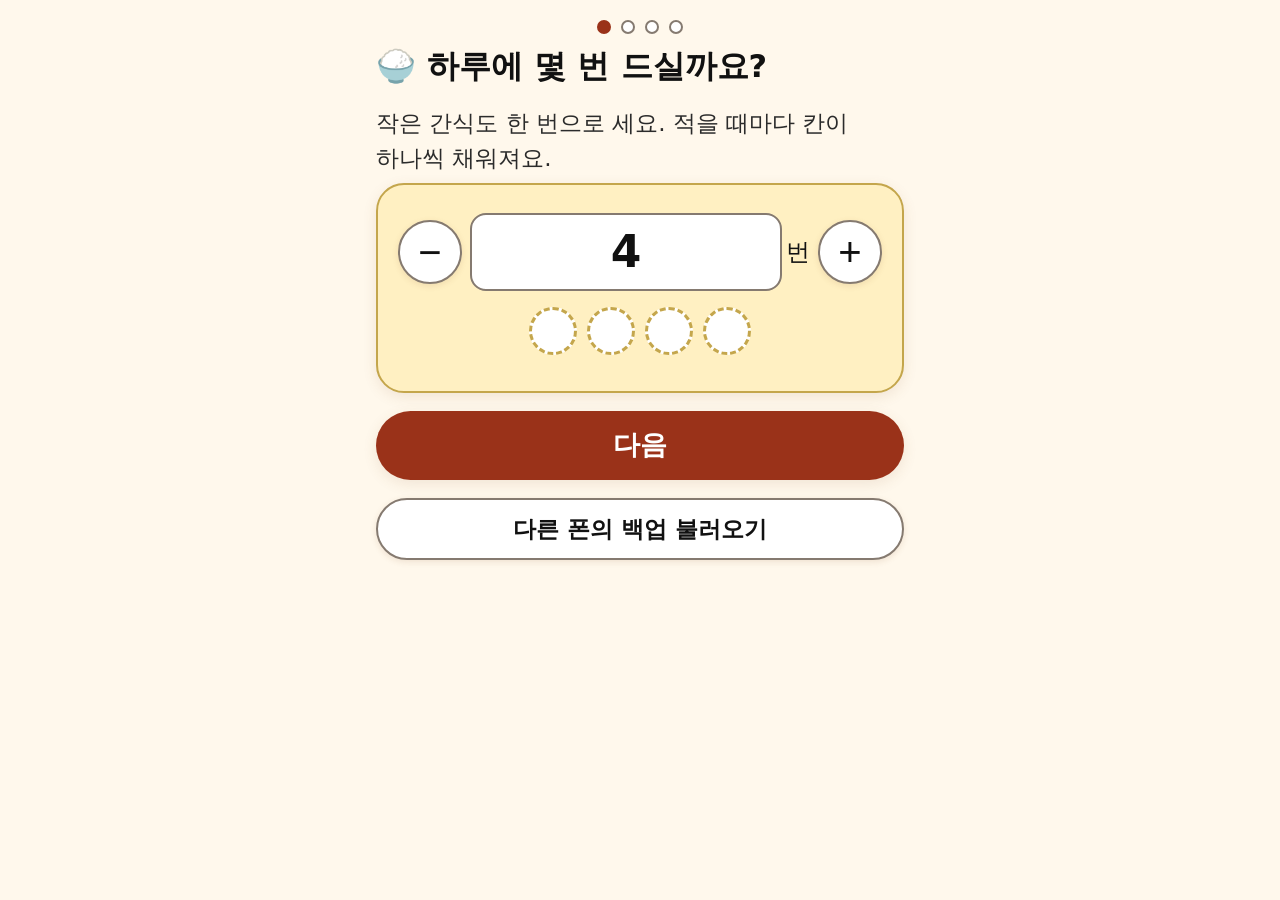
<file: index.html>
<!doctype html>
<html lang="ko">
<head>
  <meta charset="utf-8">
  <meta name="viewport" content="width=device-width, initial-scale=1, viewport-fit=cover">
  <title>엄마 식사 기록</title>
  <meta name="theme-color" content="#fff8ec">
  <meta name="color-scheme" content="only light">
  <link rel="manifest" href="manifest.webmanifest">
  <link rel="icon" href="icons/icon-192.png">
  <link rel="apple-touch-icon" href="icons/icon-192.png">
  <meta name="apple-mobile-web-app-capable" content="yes">
  <meta name="apple-mobile-web-app-title" content="식사 기록">
  <link rel="stylesheet" href="app.css">
</head>
<body>
  <main id="view" class="view"></main>
  <div id="toast" class="toast" role="status" aria-live="polite" hidden></div>
  <div id="celebrate" class="celebrate" role="status" aria-live="polite" hidden></div>
  <nav class="tabbar" aria-label="메뉴">
    <a href="#today"><span class="tab-emoji" aria-hidden="true">🏠</span>오늘</a>
    <a href="#records"><span class="tab-emoji" aria-hidden="true">📅</span>기록</a>
    <a href="#settings"><span class="tab-emoji" aria-hidden="true">⚙️</span>설정</a>
  </nav>
  <script type="module" src="js/app.js"></script>
</body>
</html>
</file>
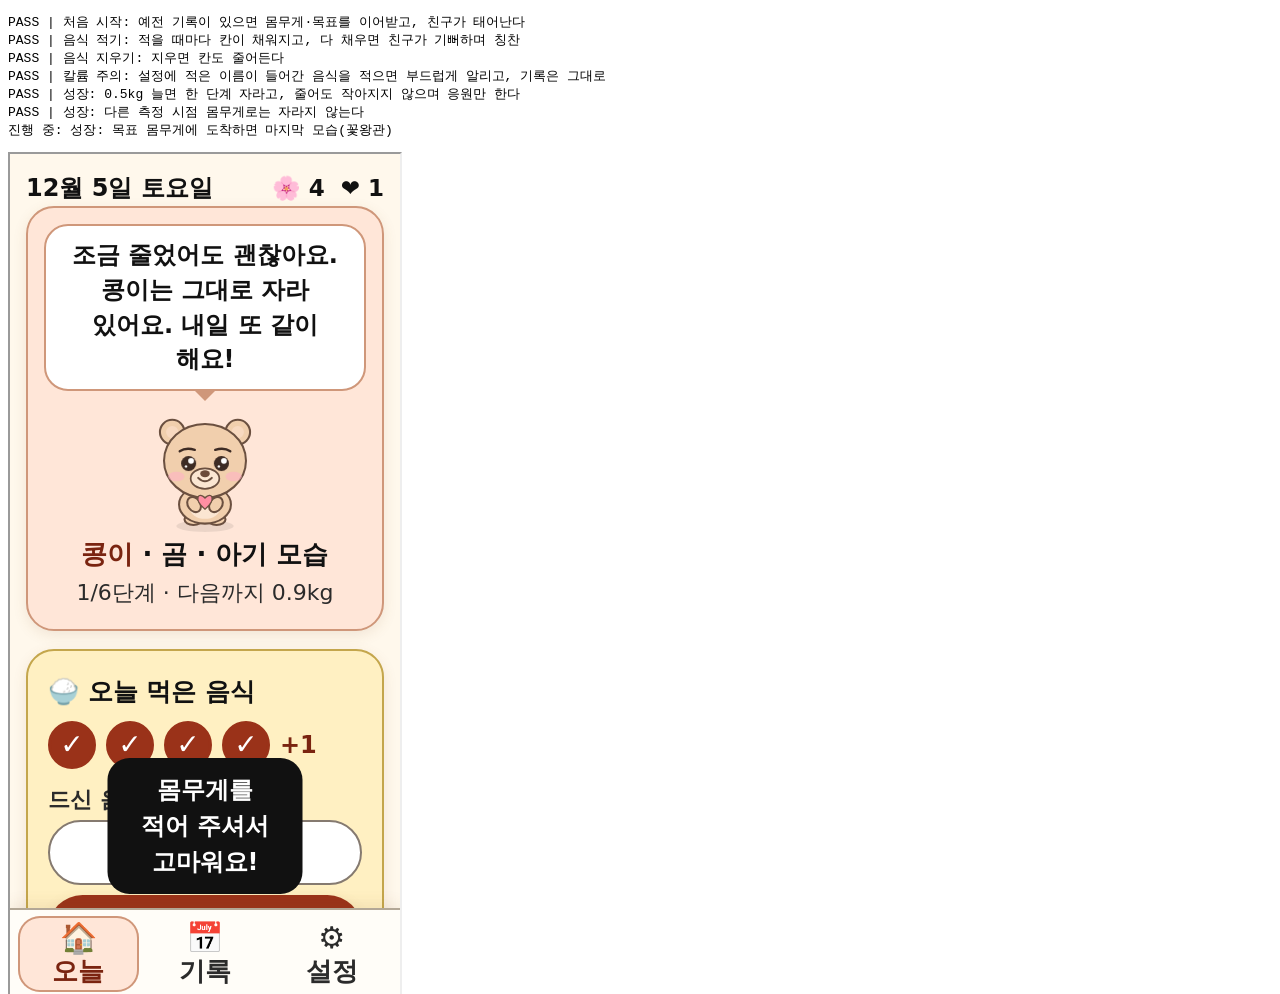
<file: tests/e2e.html>
<!doctype html>
<html lang="ko">
<head><meta charset="utf-8"><title>화면 동작 테스트</title></head>
<body>
<pre id="out">실행 중…</pre>
<iframe id="app" width="390" height="844"></iframe>
<script type="module">
// 실제 앱을 틀 안에 띄워 버튼을 눌러 보고, 저장된 기록과 화면 글자를 확인한다.
// 몸무게·음식은 동작 확인용 가상의 예시 값이다.
const results = [];
const frame = document.getElementById('app');
const sleep = (ms) => new Promise((r) => setTimeout(r, ms));
async function waitFor(fn, ms = 8000) {
  const end = Date.now() + ms;
  while (Date.now() < end) {
    try { const v = fn(); if (v) return v; } catch {}
    await sleep(50);
  }
  throw new Error('시간 초과: ' + fn.toString().replace(/\s+/g, ' ').slice(0, 90));
}
async function test(name, fn) {
  document.getElementById('out').textContent = results.map((r) => r.join(' | ')).join('\n') + `\n진행 중: ${name}`;
  try { await fn(); results.push(['PASS', name]); } catch (e) { results.push(['FAIL', name, e.message]); }
}
const doc = () => frame.contentDocument;
const text = () => doc().body.innerText;
const stored = () => JSON.parse(localStorage.getItem('momMeal.v1') || '{}');
const $ = (sel) => doc().querySelector(sel);
let loads = 0;
async function open(hash) {
  const before = frame.contentDocument;
  frame.src = `../index.html?load=${++loads}#${hash}`; // 해시만 바꾸면 새로 열리지 않으므로 매번 다시 연다
  await waitFor(() => doc() !== before && doc().readyState === 'complete' && $('#view').children.length);
}
function setVal(sel, v) {
  const el = $(sel);
  el.value = v;
  el.dispatchEvent(new Event('input'));
}
const todayStr = (() => { const d = new Date(); return `${d.getFullYear()}-${String(d.getMonth() + 1).padStart(2, '0')}-${String(d.getDate()).padStart(2, '0')}`; })();
const daysAgo = (n) => { const d = new Date(); d.setDate(d.getDate() - n); return `${d.getFullYear()}-${String(d.getMonth() + 1).padStart(2, '0')}-${String(d.getDate()).padStart(2, '0')}`; };
async function writeFood(name) {
  setVal('#note', name);
  $('#note-form').requestSubmit();
  await waitFor(() => stored().grow.notes.some((n) => n.name === name && n.date === todayStr));
}
async function saveWeight(kg, timing = '아침') {
  if ($('#w-again')) $('#w-again').click();
  await waitFor(() => $('#w-kg'));
  setVal('#w-kg', String(kg));
  [...doc().querySelectorAll('[data-wtiming]')].find((b) => b.textContent === timing).click();
  const n = stored().weights.length;
  $('#w-save').click();
  await waitFor(() => stored().weights.length === n + 1);
}
const levelText = () => $('.pet-level').textContent;

// 예전 화면(키우기 전)을 쓰던 폰: 몸무게 기록, 목표, 예전 형식의 식사 기록이 있다
const legacyWeights = [
  { id: 'old1', date: daysAgo(5), time: '08:00', kg: 52.4, timing: '아침' },
  { id: 'old2', date: daysAgo(2), time: '20:00', kg: 53.5, timing: '저녁' },
  { id: 'old3', date: daysAgo(1), time: '08:00', kg: 52.8, timing: '아침' },
];
localStorage.clear();
localStorage.setItem('momMeal.v1', JSON.stringify({
  app: 'mom-meal', version: 1, favorites: [], servings: {}, units: {}, customFoods: [],
  weights: legacyWeights,
  meals: [{ id: 'm1', date: daysAgo(1), time: '08:00', code: 'D102-053000000-0001', name: '가래떡', rest: '', unit: 'g',
    amount: 100, per100: { kcal: 195, protein: 3.92, potassium: 23 } }],
  settings: { goalLow: 56, goalHigh: 57, kLow: 100, kHigh: 200, timings: ['아침', '저녁', '기타'] },
}));

await test('처음 시작: 예전 기록이 있으면 몸무게·목표를 이어받고, 친구가 태어난다', async () => {
  await open('today');
  await waitFor(() => text().includes('하루에 몇 번 드실까요'));
  if (doc().querySelectorAll('.slot').length !== 4) throw new Error('기본 4칸이 아님');
  if (getComputedStyle($('.tabbar')).display !== 'none') throw new Error('처음 시작에는 메뉴를 숨김');
  doc().querySelector('[data-step="s-meals"][data-d="1"]').click();
  await waitFor(() => doc().querySelectorAll('.slot').length === 5);
  doc().querySelector('[data-step="s-meals"][data-d="-1"]').click();
  await waitFor(() => doc().querySelectorAll('.slot').length === 4);
  $('#s-next').click();
  await waitFor(() => text().includes('함께 자랄 친구'));
  if (!$('#s-next').disabled) throw new Error('친구를 고르기 전에 다음으로 넘어감');
  if (doc().querySelectorAll('.pet-option').length !== 4) throw new Error('친구가 넷이 아님');
  $('[data-pet="bear"]').click();
  await waitFor(() => $('[data-pet="bear"]').classList.contains('on'));
  $('#s-next').click();
  const nameInput = await waitFor(() => $('#s-name'));
  if (nameInput.hasAttribute('placeholder') || nameInput.value !== '') throw new Error('이름 칸 안은 비어 있어야 함');
  if (!text().includes('이름을 지어 주세요') || $('#s-name-hint').textContent !== '비워 두면 도토리로 불러요.') throw new Error('이름 안내: ' + $('#s-name-hint')?.textContent);
  if (!nameInput.closest('label').textContent.trim().startsWith('친구 이름')) throw new Error('칸 위 제목 없음');
  setVal('#s-name', '콩이');
  $('#s-next').click();
  await waitFor(() => $('#s-kg'));
  if ($('#s-kg').value !== '52.8' || $('#s-goal').value !== '56') throw new Error(`이어받기: ${$('#s-kg').value}, ${$('#s-goal').value}`);
  setVal('#s-kg', '53');
  $('#s-done').click();
  await waitFor(() => stored().grow?.started);
  const s = stored();
  const g = s.grow;
  if (g.pet !== 'bear' || g.name !== '콩이' || g.mealsPerDay !== 4 || g.startKg !== 53 || g.timing !== '아침' || g.startDate !== todayStr) throw new Error(JSON.stringify(g));
  for (const w of legacyWeights) if (!s.weights.some((x) => JSON.stringify(x) === JSON.stringify(w))) throw new Error('예전 몸무게 기록이 바뀜');
  if (s.weights.length !== legacyWeights.length + 1) throw new Error('오늘 몸무게가 하나 더해져야 함');
  if (s.meals.length !== 1) throw new Error('예전 식사 기록이 사라짐');
  await waitFor(() => !$('#celebrate').hidden && $('#celebrate').textContent.includes('콩이가 태어났어요'));
  await waitFor(() => $('.pet-stage svg')?.getAttribute('aria-label').startsWith('콩이(곰)') && $('.pet-call')?.textContent === '콩이');
  if (frame.contentWindow.location.hash !== '#today') throw new Error(frame.contentWindow.location.hash);
});

await test('음식 적기: 적을 때마다 칸이 채워지고, 다 채우면 친구가 기뻐하며 칭찬', async () => {
  await open('today');
  if ($('#note').hasAttribute('placeholder') || $('label[for="note"]')?.textContent !== '드신 음식 이름') throw new Error('음식 칸 위 제목');
  await writeFood('흰죽');
  await waitFor(() => doc().querySelectorAll('.slot.on').length === 1);
  if (!$('#toast').textContent.includes('잘 드셨어요')) throw new Error($('#toast').textContent);
  // 자주 먹은 음식 버튼으로 다시 적기
  (await waitFor(() => $('[data-quick="흰죽"]'))).click();
  await waitFor(() => doc().querySelectorAll('.slot.on').length === 2);
  await writeFood('삶은 달걀');
  if ($('.pet-happy')) throw new Error('다 채우기 전에 기뻐함');
  await writeFood('두유');
  await waitFor(() => doc().querySelectorAll('.slot.on').length === 4);
  await waitFor(() => !$('#celebrate').hidden && $('#celebrate').textContent.includes('콩이가 배불러서 기뻐해요') && $('#celebrate').textContent.includes('4번 다 드셨어요'));
  await waitFor(() => $('.pet-stage .pet-happy') && $('.bubble').textContent.includes('콩이가 배불러서 기뻐해요'));
  await writeFood('카스텔라');
  await waitFor(() => $('.slot-extra')?.textContent === '+1');
  if (doc().querySelectorAll('.list li').length !== 5) throw new Error('오늘 목록');
});

await test('음식 지우기: 지우면 칸도 줄어든다', async () => {
  await open('today');
  frame.contentWindow.confirm = () => true;
  const btn = [...doc().querySelectorAll('[data-del-note]')].at(-1);
  btn.click();
  await waitFor(() => stored().grow.notes.filter((n) => n.date === todayStr).length === 4);
});

await test('칼륨 주의: 설정에 적은 이름이 들어간 음식을 적으면 부드럽게 알리고, 기록은 그대로', async () => {
  await open('settings');
  (await waitFor(() => $('#caution'))).value = '바나나, 토마토';
  $('#save-settings').click();
  await waitFor(() => stored().grow.cautionWords.join('|') === '바나나|토마토');
  await open('today');
  await writeFood('바나나 우유');
  const note = await waitFor(() => $('.knote'));
  if (!note.textContent.includes('칼륨 주의 음식') || !note.textContent.includes('기록은 그대로')) throw new Error(note.textContent);
  if (![...doc().querySelectorAll('.kbadge')].some((b) => b.textContent === '칼륨 주의')) throw new Error('목록 표시 없음');
});

await test('성장: 0.5kg 늘면 한 단계 자라고, 줄어도 작아지지 않으며 응원만 한다', async () => {
  await open('today');
  await waitFor(() => levelText().startsWith('0/6단계'));  // 처음 53kg, 목표 56kg → 6단계
  await saveWeight(53.5);
  await waitFor(() => !$('#celebrate').hidden && $('#celebrate').textContent.includes('콩이가 쑥 자랐어요'));
  await waitFor(() => levelText().startsWith('1/6단계'));
  await saveWeight(53.1);
  await waitFor(() => $('#toast').textContent.includes('괜찮아요, 콩이랑'));
  await waitFor(() => levelText().startsWith('1/6단계') && $('.pet-stage .pet-cheer') && $('.bubble').textContent.includes('콩이는 그대로 자라 있어요'));
});

await test('성장: 다른 측정 시점 몸무게로는 자라지 않는다', async () => {
  await open('today');
  await saveWeight(55.5, '저녁');
  await sleep(200);
  if (!levelText().startsWith('1/6단계')) throw new Error(levelText());
});

await test('성장: 목표 몸무게에 도착하면 마지막 모습(꽃왕관)', async () => {
  await open('today');
  await saveWeight(56);
  await waitFor(() => !$('#celebrate').hidden && $('#celebrate').textContent.includes('목표에 도착했어요'));
  await waitFor(() => levelText().startsWith('6/6단계') && $('.pet-name').textContent.includes('꽃왕관'));
});

await test('기록 화면: 예전 몸무게도 그래프에 이어지고, 잘못 적은 몸무게를 지우면 단계도 돌아간다', async () => {
  await open('records');
  await waitFor(() => $('#chart svg'));
  const dots = doc().querySelectorAll('#chart .dot').length;
  if (dots < 3) throw new Error(`아침 몸무게 점 ${dots}개`);
  if (!text().includes('가래떡')) throw new Error('예전 식사 기록 이름이 안 보임');
  frame.contentWindow.confirm = () => true;
  const w56 = stored().weights.find((w) => w.kg === 56);
  $(`[data-del-weight="${w56.id}"]`).click();
  await waitFor(() => !stored().weights.some((w) => w.kg === 56));
  await open('today');
  await waitFor(() => levelText().startsWith('1/6단계'));
});

await test('백업: 전체 백업에는 키우기 기록이, 설정만 내보내기에는 설정만 들어간다', async () => {
  await open('settings');
  const w = frame.contentWindow;
  const saved = [];
  w.HTMLAnchorElement.prototype.click = function () { saved.push({ name: this.download, href: this.href }); };
  (await waitFor(() => $('#export'))).click();
  $('#export-settings').click();
  await waitFor(() => saved.length === 2);
  const full = JSON.parse(await (await w.fetch(saved[0].href)).text());
  const sett = JSON.parse(await (await w.fetch(saved[1].href)).text());
  if (full.grow.pet !== 'bear' || full.grow.notes.length !== 5 || full.weights.length < 5) throw new Error('전체 백업 내용');
  if ('meals' in sett || 'weights' in sett || JSON.stringify(sett).includes('흰죽') || 'startKg' in sett.growSettings) throw new Error('설정 파일에 기록이 들어감');
  if (sett.growSettings.cautionWords.join('|') !== '바나나|토마토') throw new Error(JSON.stringify(sett.growSettings));
  window.__full = JSON.stringify(full);
  window.__sett = JSON.stringify(sett);
});

async function importFile(textContent, route = 'settings', inputSel = '#import') {
  await open(route);
  const win = frame.contentWindow;
  let asked = '';
  win.confirm = (msg) => { asked = msg; return true; };
  const input = await waitFor(() => $(inputSel));
  const dt = new win.DataTransfer();
  dt.items.add(new win.File([textContent], 'backup.json', { type: 'application/json' }));
  input.files = dt.files;
  input.dispatchEvent(new win.Event('change'));
  await waitFor(() => asked);
  return asked;
}

await test('백업 불러오기: 새 폰의 처음 시작 화면에서 전체 백업을 불러오면 친구와 기록이 그대로 이어진다', async () => {
  localStorage.clear();
  const asked = await importFile(window.__full, 'today', '#import-start');
  if (!asked.includes('전체 백업')) throw new Error(asked);
  await waitFor(() => stored().grow?.started && stored().grow.notes.length === 5);
  await open('today');
  await waitFor(() => $('.pet-stage svg')?.getAttribute('aria-label').startsWith('콩이(곰)') && levelText().startsWith('1/6단계'));
});

await test('설정 파일 불러오기: 기록은 그대로 두고 주의 음식만 합친다', async () => {
  const s = stored();
  s.grow.cautionWords = ['키위'];
  localStorage.setItem('momMeal.v1', JSON.stringify(s));
  const asked = await importFile(window.__sett);
  if (!asked.includes('설정만 합칠까요')) throw new Error(asked);
  await waitFor(() => stored().grow.cautionWords.join('|') === '키위|바나나|토마토');
  if (stored().grow.notes.length !== 5 || stored().weights.length !== s.weights.length) throw new Error('기록이 바뀜');
});

await test('설정에서 이름 바꾸기, 비우면 기본 이름', async () => {
  await open('settings');
  (await waitFor(() => $('#set-name'))).value = '봄이';
  $('#save-settings').click();
  await waitFor(() => stored().grow.name === '봄이');
  await open('today');
  await waitFor(() => $('.pet-call').textContent === '봄이' && $('.bubble').textContent.includes('봄이'));
  await open('settings');
  (await waitFor(() => $('#set-name'))).value = '';
  $('#save-settings').click();
  await waitFor(() => stored().grow.name === '');
  await open('today');
  await waitFor(() => $('.pet-call').textContent === '도토리');
});

await test('이름 없이 이미 시작했던 사람: 친구·단계·기록은 그대로, 기본 이름으로 부르고 설정에서 이름을 붙일 수 있다', async () => {
  // 이름 기능이 생기기 전 버전에서 저장된 상태 (grow 에 name 이 없음)
  const before = {
    app: 'mom-meal', version: 1, meals: [], favorites: [], servings: {}, units: {}, customFoods: [],
    weights: [{ id: 'a', date: daysAgo(3), time: '08:00', kg: 52, timing: '아침' }, { id: 'b', date: daysAgo(1), time: '08:00', kg: 53.1, timing: '아침' }],
    settings: { goalLow: 56, goalHigh: 56, kLow: 100, kHigh: 200, timings: ['아침', '저녁', '기타'] },
    grow: { started: true, pet: 'cat', mealsPerDay: 3, timing: '아침', startKg: 52, startDate: daysAgo(3), cautionWords: [],
      notes: [{ id: 'n', date: daysAgo(1), time: '08:00', name: '흰죽' }] },
  };
  localStorage.setItem('momMeal.v1', JSON.stringify(before));
  await open('today');
  await waitFor(() => $('.pet-call')?.textContent === '나비');
  if (!levelText().startsWith('2/8단계')) throw new Error(levelText());
  if (!$('.pet-stage svg').getAttribute('aria-label').startsWith('나비(고양이), 새싹')) throw new Error($('.pet-stage svg').getAttribute('aria-label'));
  await open('settings');
  const inp = await waitFor(() => $('#set-name'));
  if (inp.value !== '' || inp.hasAttribute('placeholder') || $('#set-name-hint').textContent !== '비워 두면 나비로 불러요.') throw new Error('이름 칸');
  $('[data-pet="bunny"]').click();
  if ($('#set-name-hint').textContent !== '비워 두면 몽실로 불러요.') throw new Error('친구를 바꾸면 안내도 바뀜: ' + $('#set-name-hint').textContent);
  $('[data-pet="cat"]').click();
  inp.value = '구름';
  $('#save-settings').click();
  await waitFor(() => stored().grow.name === '구름');
  const after = stored();
  if (JSON.stringify(after.weights) !== JSON.stringify(before.weights) || after.grow.pet !== 'cat'
    || after.grow.startKg !== 52 || JSON.stringify(after.grow.notes) !== JSON.stringify(before.grow.notes)) throw new Error('기록이 바뀜');
  await open('today');
  await waitFor(() => $('.pet-call').textContent === '구름' && levelText().startsWith('2/8단계'));
});

await test('움직임: 가만히 있을 때 숨 쉬고 눈을 깜빡인다 (동작 줄이기 규칙은 계산 테스트에서 확인)', async () => {
  await open('today');
  const w = frame.contentWindow;
  const move = await waitFor(() => $('.pet-stage .pet-move'));
  const svg = $('.pet-stage svg');
  const expect = svg.classList.contains('pet-normal') ? 'pet-breathe' : svg.classList.contains('pet-happy') ? 'pet-hop' : 'pet-sway';
  if (w.getComputedStyle(move).animationName !== expect) throw new Error(w.getComputedStyle(move).animationName);
  const eye = $('.pet-stage .pet-eye');
  if (eye && w.getComputedStyle(eye).animationName !== 'pet-blink') throw new Error('깜빡임 없음');
});

// 오프라인 동작은 tools/run_tests.py 가 서버를 끈 뒤 다시 열어서 확인한다.

localStorage.clear();
const fails = results.filter((r) => r[0] === 'FAIL');
document.getElementById('out').textContent =
  results.map((r) => r.join(' | ')).join('\n') + `\nSUMMARY: ${results.length - fails.length} passed, ${fails.length} failed`;
</script>
</body>
</html>
</file>
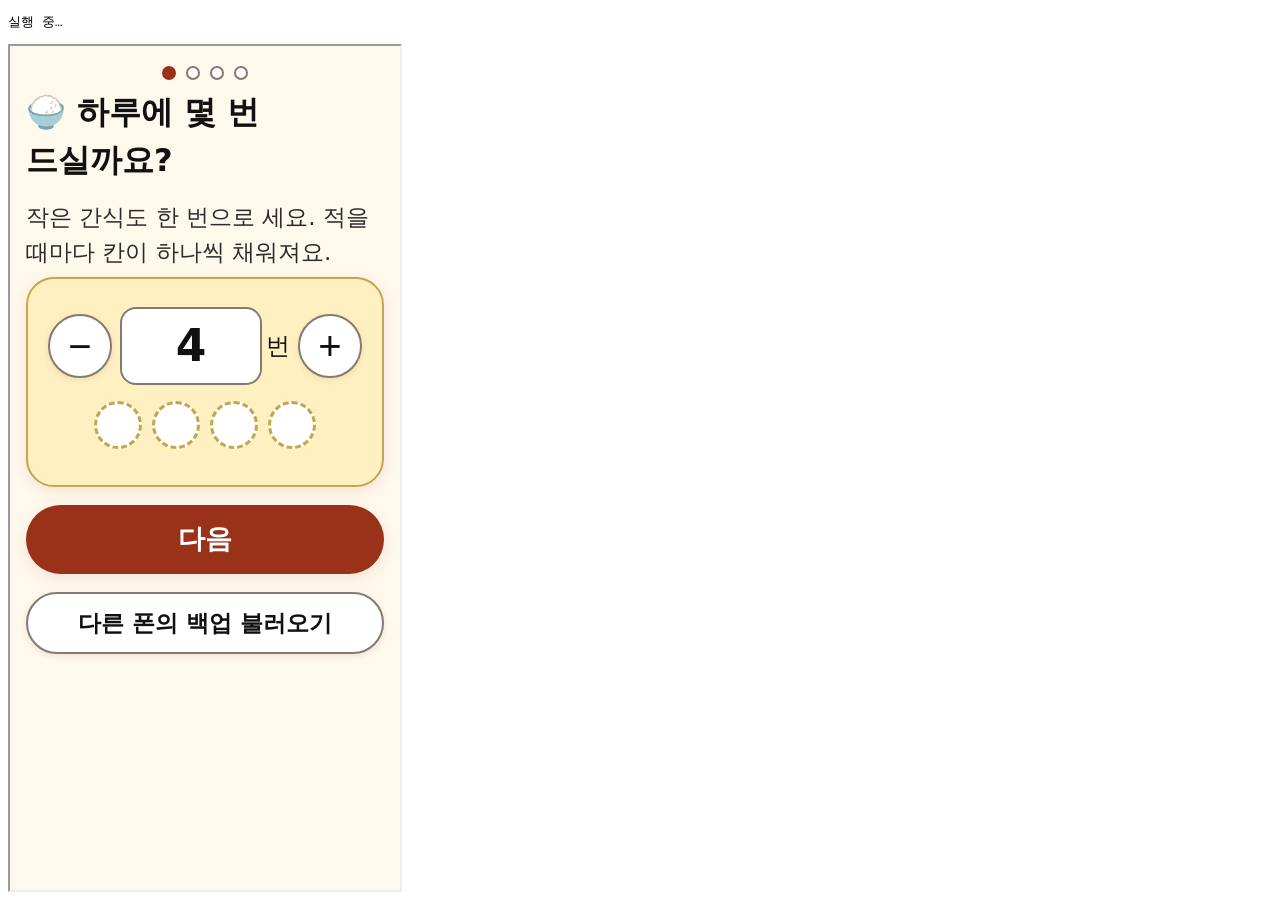
<file: tests/measure.html>
<!doctype html>
<html lang="ko">
<head><meta charset="utf-8"><title>글씨·버튼·대비 측정</title></head>
<body>
<pre id="out">실행 중…</pre>
<iframe id="app" width="390" height="844"></iframe>
<script type="module">
// 화면마다 보이는 글자의 크기와 글자-배경 대비, 누르는 요소의 크기를 잰다.
// 디자인을 바꿀 때 이 값이 이전보다 작아지거나 약해지지 않았는지 확인하는 용도.
// "경로&예시 기록 옵션" (tests/seed.html 참고)
const SCREENS = ['start&fresh=1', 'start&legacy=1', 'today&n=2', 'today&kg=56&n=4', 'today&kg=54&drop=1',
  'records', 'settings', 'today&n=0'];
const frame = document.getElementById('app');
const sleep = (ms) => new Promise((r) => setTimeout(r, ms));

function lum([r, g, b]) {
  const c = [r, g, b].map((v) => { v /= 255; return v <= 0.04045 ? v / 12.92 : ((v + 0.055) / 1.055) ** 2.4; });
  return 0.2126 * c[0] + 0.7152 * c[1] + 0.0722 * c[2];
}
const ratio = (a, b) => { const [x, y] = [lum(a), lum(b)].sort((p, q) => q - p); return (x + 0.05) / (y + 0.05); };
const rgba = (s) => (s.match(/[\d.]+/g) || []).map(Number);
// 반투명 배경은 아래 배경과 섞어서 실제 색을 구한다
function effectiveBg(el, win) {
  const layers = [];
  for (let e = el; e; e = e.parentElement) {
    const cs = win.getComputedStyle(e);
    const c = rgba(cs.backgroundColor);
    if (c.length >= 3 && (c[3] ?? 1) > 0) layers.push(c);
    if (c.length >= 3 && (c[3] ?? 1) === 1) break;
  }
  let col = [255, 255, 255];
  for (const c of layers.reverse()) {
    const a = c[3] ?? 1;
    col = col.map((v, i) => v * (1 - a) + c[i] * a);
  }
  return col;
}
function visible(el, win) {
  const r = el.getBoundingClientRect();
  if (r.width === 0 || r.height === 0) return false;
  for (let e = el; e; e = e.parentElement) {
    const cs = win.getComputedStyle(e);
    if (cs.display === 'none' || cs.visibility === 'hidden' || Number(cs.opacity) === 0) return false;
    if (e.hidden) return false;
  }
  return !el.closest('details:not([open]) > :not(summary)');
}

async function measure(hash) {
  const before = frame.contentDocument;
  const [route, ...opts] = hash.split('&');
  frame.src = `seed.html?go=${encodeURIComponent(route)}${opts.map((x) => `&${x}`).join('')}`;
  for (let i = 0; i < 200; i++) {
    await sleep(50);
    const d = frame.contentDocument;
    if (d && d !== before && d.location.pathname.endsWith('index.html') && d.readyState === 'complete') break;
  }
  await sleep(1500);
  const win = frame.contentWindow, doc = frame.contentDocument;
  let minFont = Infinity, minFontText = '', minContrast = Infinity, minContrastText = '';
  let minTarget = Infinity, minTargetText = '';
  const walker = doc.createTreeWalker(doc.body, NodeFilter.SHOW_TEXT);
  for (let n = walker.nextNode(); n; n = walker.nextNode()) {
    const t = n.textContent.trim();
    const el = n.parentElement;
    if (!t || !el || el.closest('script,style,svg,[aria-hidden="true"]') || !visible(el, win)) continue;
    if (!/[가-힣A-Za-z0-9]/.test(t)) continue;  // 이모지·기호만 있는 글자는 장식
    const cs = win.getComputedStyle(el);
    const fs = parseFloat(cs.fontSize);
    if (fs < minFont) { minFont = fs; minFontText = t.slice(0, 20); }
    if (rgba(cs.backgroundImage).length) continue;
    const c = ratio(rgba(cs.color), effectiveBg(el, win));
    if (c < minContrast) { minContrast = c; minContrastText = t.slice(0, 20); }
  }
  // 칸 안 안내 글씨(placeholder)는 쓰지 않는다. 안내는 칸 위의 진한 제목으로 보여 준다.
  const placeholders = [...doc.querySelectorAll('[placeholder]')].map((el) => el.getAttribute('placeholder'));
  // 입력칸(input)은 바깥 label 크기가 아니라 칸 자체 크기를 잰다
  for (const el of doc.querySelectorAll('button, a.btn, .tabbar a, input:not([type=file]):not([type=checkbox]), .settings-link')) {
    if (!visible(el, win)) continue;
    const r = el.getBoundingClientRect();
    const size = Math.min(r.height, r.width);
    if (size < minTarget) { minTarget = size; minTargetText = (el.textContent || el.placeholder || el.id || el.className).trim().slice(0, 20); }
  }
  const body = parseFloat(win.getComputedStyle(doc.body).fontSize);
  return { screen: hash, bodyFont: body, minFont, minFontText, minContrast: Math.round(minContrast * 100) / 100, minContrastText,
    minTarget: Math.round(minTarget), minTargetText, placeholders };
}

const rows = [];
for (const s of SCREENS) rows.push(await measure(s));
document.getElementById('out').textContent = JSON.stringify(rows, null, 1) + '\nDONE';
</script>
</body>
</html>
</file>
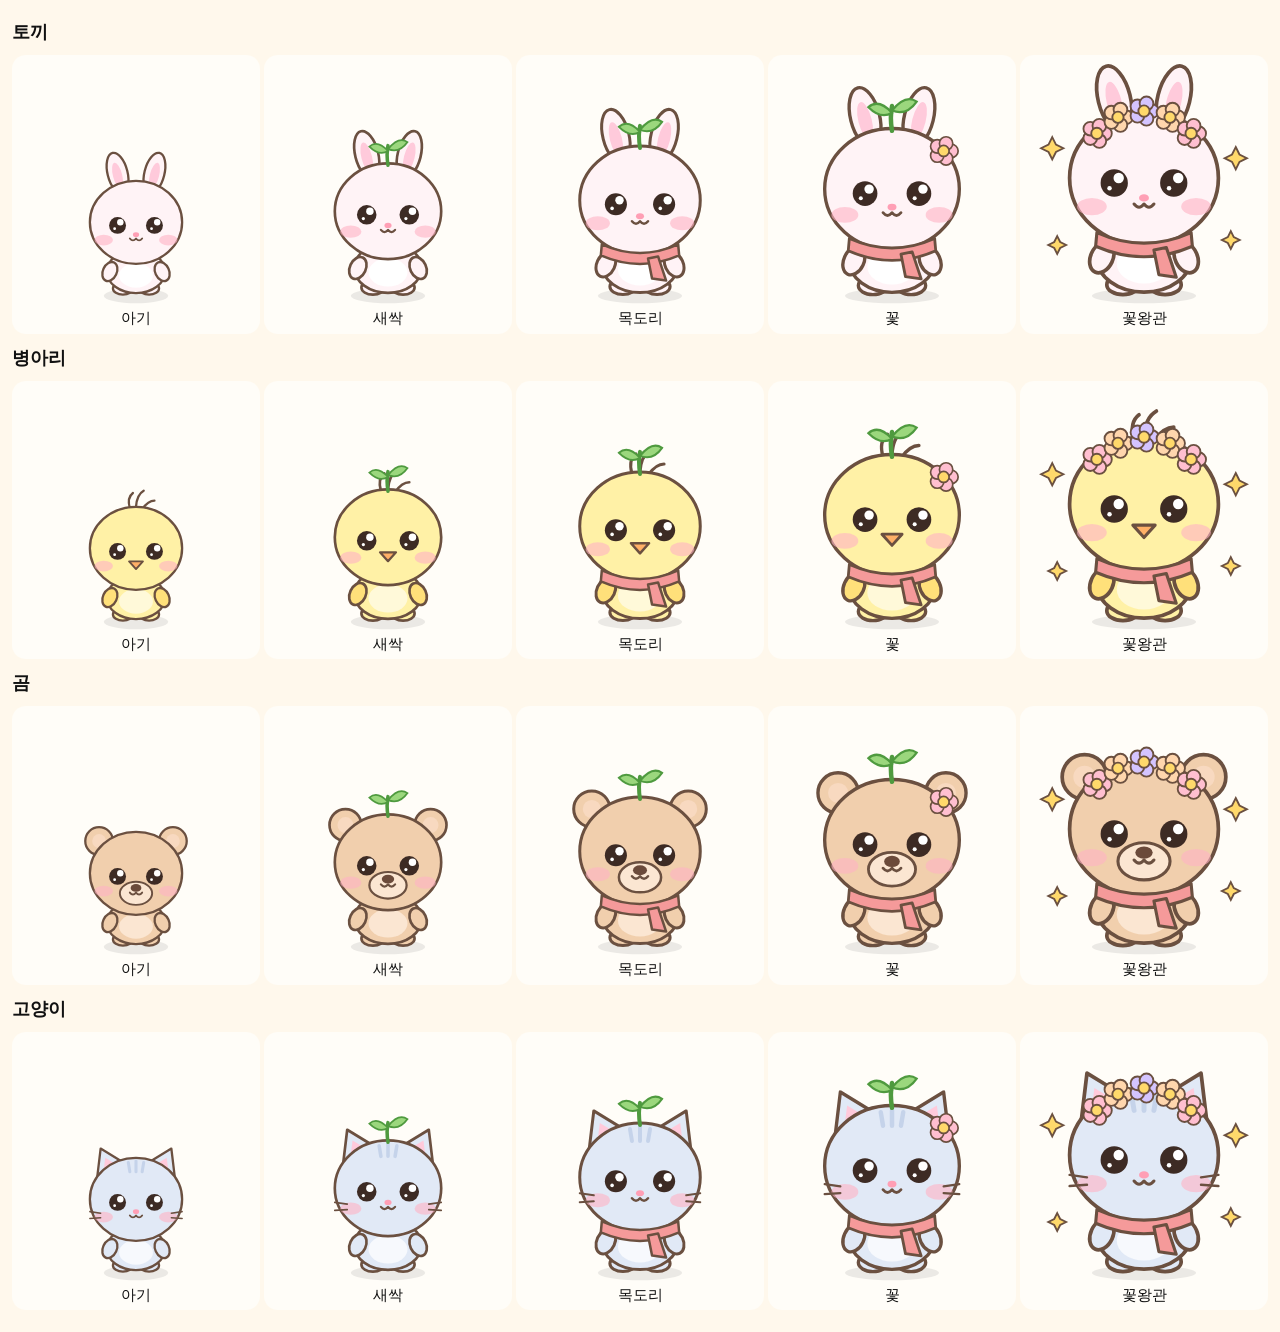
<file: tests/pets.html>
<!doctype html>
<html lang="ko">
<head>
<meta charset="utf-8">
<meta name="viewport" content="width=device-width, initial-scale=1">
<title>친구 성장 모습 모아 보기</title>
<link rel="stylesheet" href="../app.css">
<style>
  body { padding: 12px; }
  .row { display: grid; grid-template-columns: repeat(5, 1fr); gap: 4px; margin-bottom: 10px; }
  .cell { text-align: center; font-size: 15px; background: var(--card); border-radius: 14px; padding: 4px 0; }
  .cell svg { width: 100%; height: auto; display: block; }
  h2 { margin: 6px 0; font-size: 18px; }
</style>
</head>
<body>
<!-- 테스트·스크린샷 전용: 네 친구의 다섯 가지 모습과 기분을 한 화면에 모아 본다 -->
<div id="out"></div>
<script type="module">
import { petSvg } from '../js/pet.js';
import { PETS, FORMS } from '../js/grow.js';
const out = document.getElementById('out');
const mood = new URLSearchParams(location.search).get('mood') || 'normal';
for (const kind of Object.keys(PETS)) {
  out.insertAdjacentHTML('beforeend', `<h2>${PETS[kind]}</h2><div class="row">${FORMS.map((f, i) =>
    `<div class="cell">${petSvg({ kind, form: i, scale: i === 4 ? 1 : 0.62 + 0.38 * i / 4, mood, size: 120 })}${f}</div>`).join('')}</div>`);
}
</script>
</body>
</html>
</file>
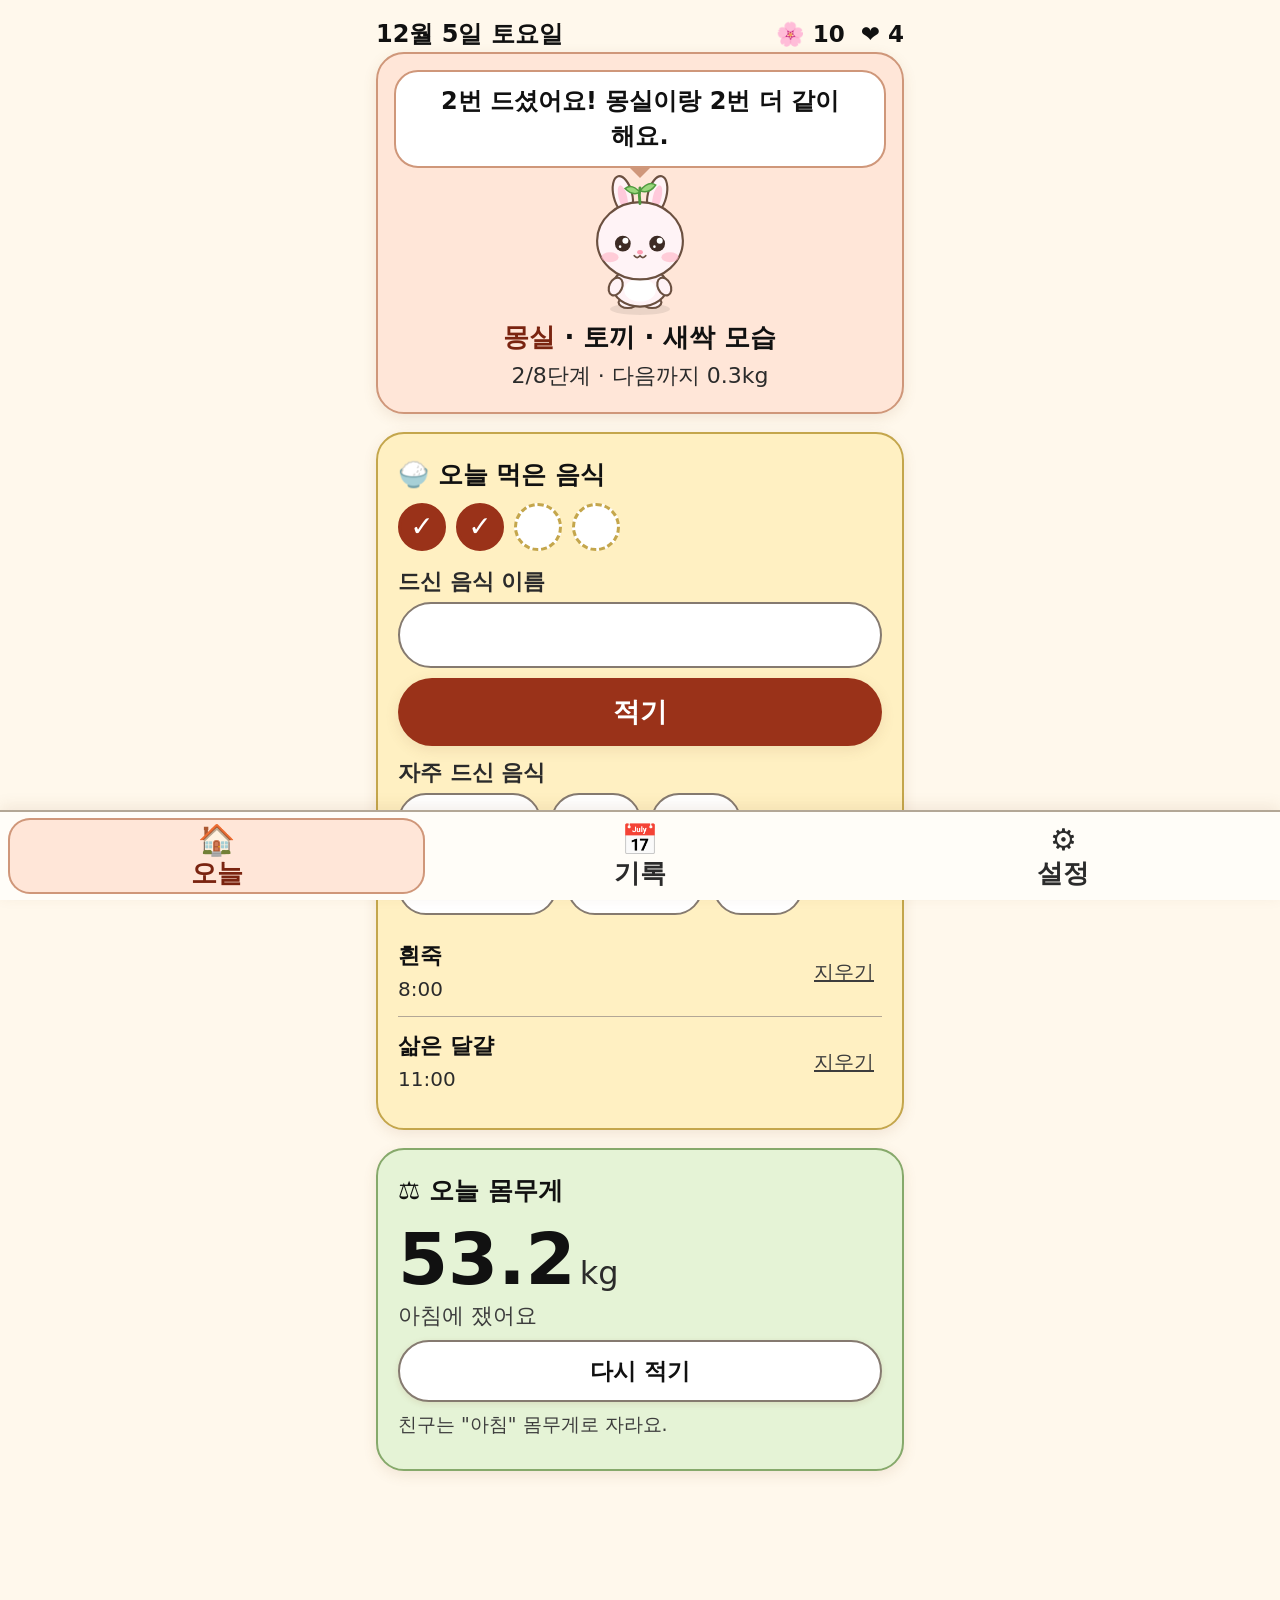
<file: tests/seed.html>
<!doctype html>
<html lang="ko">
<head><meta charset="utf-8"><title>스크린샷용 예시 기록</title></head>
<body>
<p>스크린샷용 예시 기록을 넣는 중… (테스트 전용, 실제 앱에서는 쓰지 않음)</p>
<script type="module">
// 사용법: tests/seed.html?go=today&kg=54&n=2  → 예시 기록을 넣고 ../index.html#today 로 이동
//   pet=bunny|chick|bear|cat  친구 (기본 bunny)
//   kg=54                     오늘 아침 몸무게 (처음 52kg, 목표 56kg → 0.5kg 마다 한 단계, 모두 8단계)
//   drop=1                    전날보다 몸무게가 줄어든 날 (응원)
//   n=4                       오늘 적은 음식 수 (하루 4번이면 다 채움)
//   fresh=1                   아무 기록도 없는 처음 상태
//   legacy=1                  키우기를 시작하기 전(예전 화면)의 기록만 있는 상태
// 몸무게·음식은 화면 확인용 가상의 예시 값이다 (실제 사람의 기록이 아님).
import { localDate, addDays } from '../js/calc.js';

const p = new URLSearchParams(location.search);
const today = localDate();
const go = p.get('go') || 'today';
const KEY = 'momMeal.v1';

if (p.get('fresh')) {
  localStorage.removeItem(KEY);
} else {
  const kg = Number(p.get('kg') || 53.2);
  const weights = [];
  // 열흘 전 52kg 에서 시작해 kg 까지 조금씩 늘어난 아침 몸무게
  for (let i = 0; i < 10; i++) {
    const v = Math.round((52 + ((kg - 52) * i) / 9) * 10) / 10;
    weights.push({ id: `w${i}`, date: addDays(today, -(9 - i)), time: '08:00', kg: v, timing: '아침' });
  }
  if (p.get('drop')) weights.push({ id: 'wd', date: today, time: '09:00', kg: Math.round((kg - 0.4) * 10) / 10, timing: '아침' });
  weights.push({ id: 'we', date: addDays(today, -1), time: '20:00', kg: kg + 0.8, timing: '저녁' });

  const foods = ['흰죽', '삶은 달걀', '바나나우유', '쌀밥', '두유', '카스텔라'];
  const notes = [];
  for (let d = 1; d <= 6; d++) {
    const count = d % 3 === 0 ? 3 : 4;
    for (let i = 0; i < count; i++) notes.push({ id: `n${d}-${i}`, date: addDays(today, -d), time: `${8 + i * 4}:00`, name: foods[(d + i) % foods.length] });
  }
  const n = Number(p.get('n') ?? 2);
  for (let i = 0; i < n; i++) notes.push({ id: `t${i}`, date: today, time: `${8 + i * 3}:00`, name: foods[i % foods.length] });

  const legacy = !!p.get('legacy');
  localStorage.setItem(KEY, JSON.stringify({
    app: 'mom-meal', version: 1,
    meals: legacy ? [{ id: 'm1', date: today, time: '08:00', code: 'D704-212000000-0001', name: '흰죽', rest: '', unit: 'ml',
      amount: 250, basis: 100, per: { kcal: 64, protein: 1.2, potassium: 16 } }] : [],
    weights, favorites: [], servings: {}, units: {}, customFoods: [],
    settings: { goalLow: 56, goalHigh: 56, kLow: 100, kHigh: 200, timings: ['아침', '저녁', '기타'] },
    grow: legacy ? undefined : {
      started: true, pet: p.get('pet') || 'bunny', mealsPerDay: 4, timing: '아침',
      startKg: 52, startDate: addDays(today, -9), cautionWords: ['바나나'], notes,
    },
  }));
}
location.replace(`../index.html#${go}`);
</script>
</body>
</html>
</file>
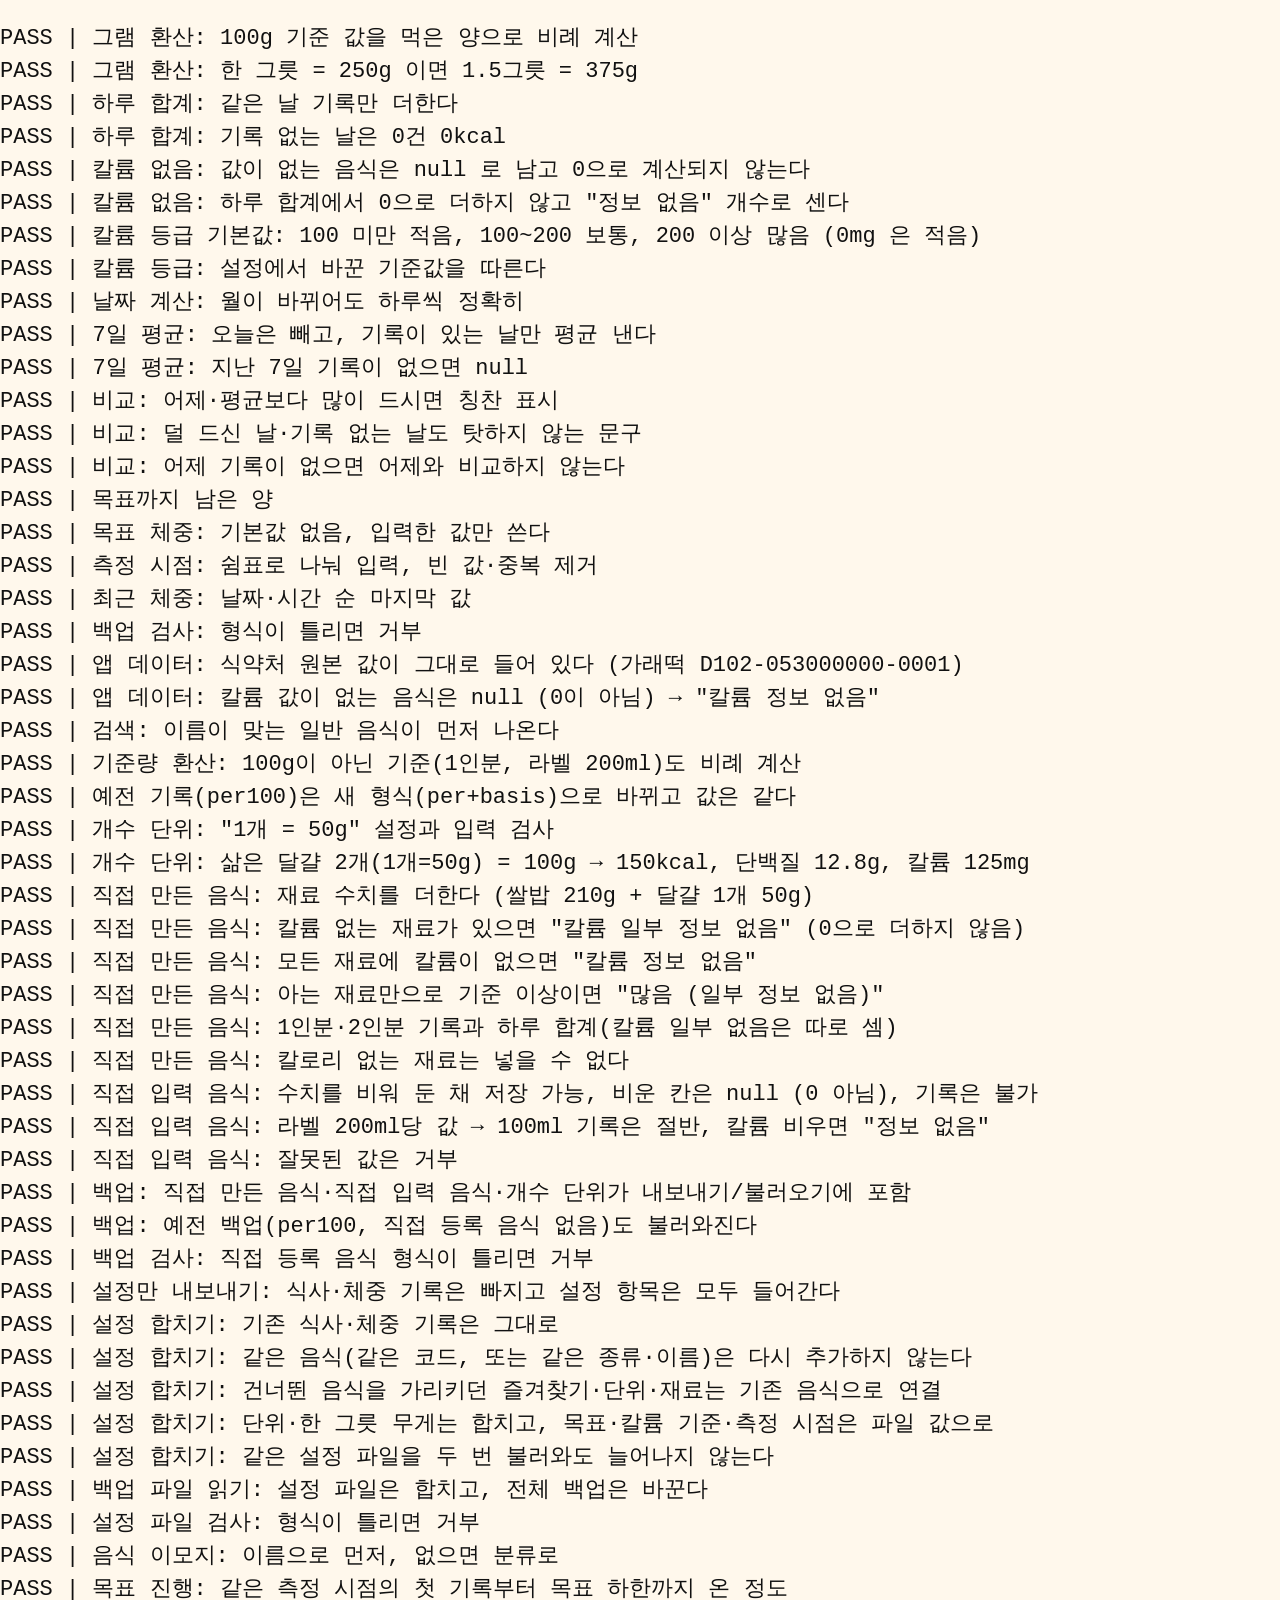
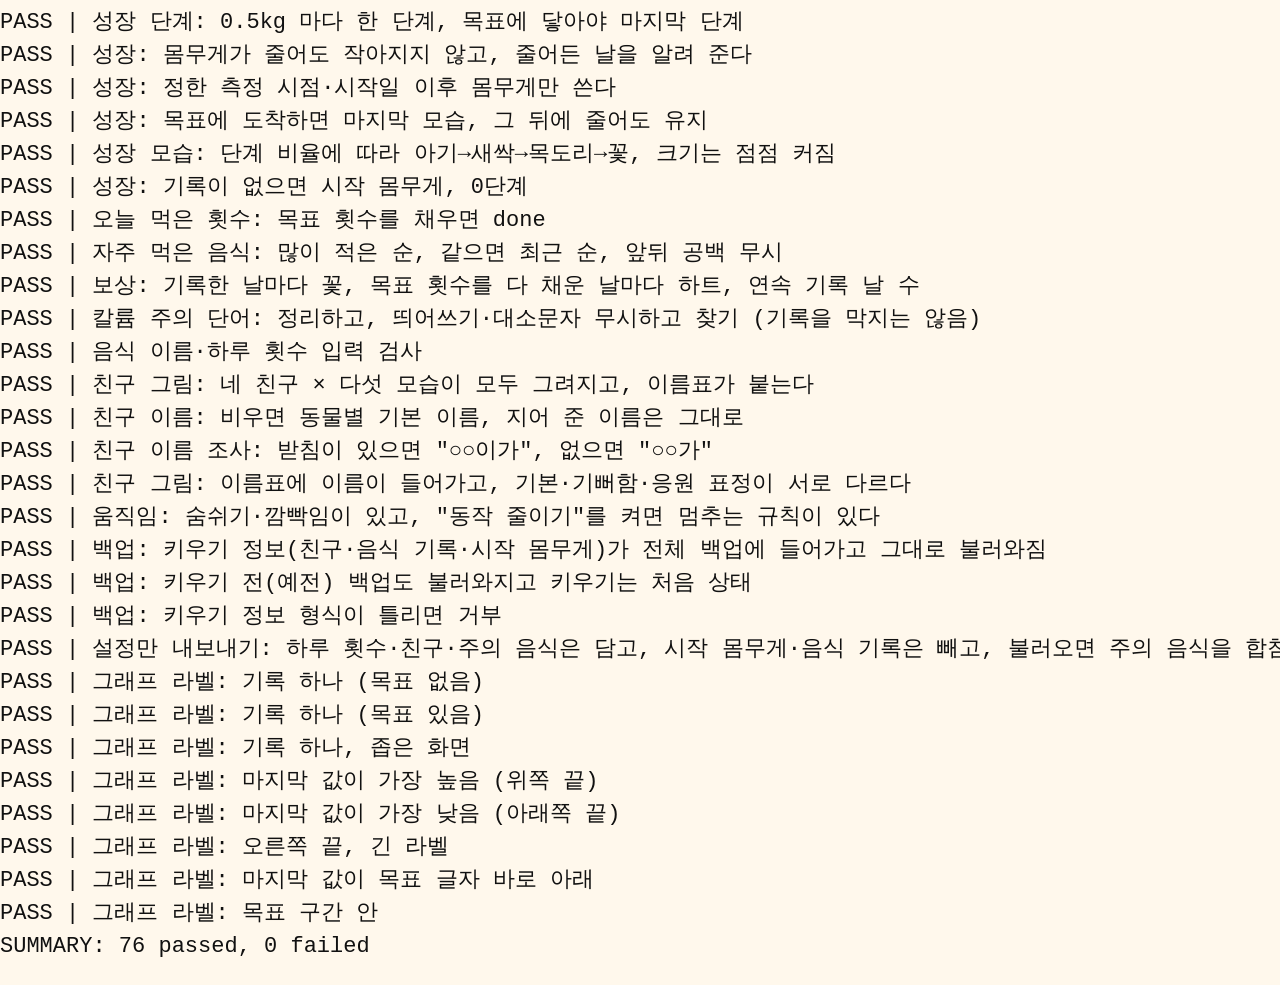
<file: tests/test.html>
<!doctype html>
<html lang="ko">
<head><meta charset="utf-8"><title>계산 테스트</title><link rel="stylesheet" href="../app.css"></head>
<body>
<pre id="out">실행 중…</pre>
<script type="module">
import {
  scale, servingsToAmount, mealNutrients, dayTotals, recentAverage, compareToday, potassiumLevel,
  addDays, remainingToGoal, cheerMessage, validateBackup, latestWeight, DEFAULT_SETTINGS,
  goalText, parseGoal, parseTimings,
  normalizeMeal, recipeNutrients, potassiumStatus, isRecordable, parseCountUnit, parseLabelFood, POTASSIUM_LABEL,
  validateSettingsBackup,
} from '../js/calc.js';
import { exportJson, importJson, exportSettingsJson, mergeSettings, readBackupFile } from '../js/store.js';
import { loadFoods, getFood, searchFoods } from '../js/foods.js';

const results = [];
function test(name, fn) {
  return Promise.resolve().then(fn).then(
    () => results.push(['PASS', name]),
    (e) => results.push(['FAIL', name, e.message]),
  );
}
function eq(actual, expected, msg = '') {
  const ok = typeof expected === 'number' && typeof actual === 'number'
    ? Math.abs(actual - expected) < 1e-9
    : actual === expected;
  if (!ok) throw new Error(`${msg} 기대 ${JSON.stringify(expected)}, 실제 ${JSON.stringify(actual)}`);
}

// 100g당 값으로 만든 식사 기록
const meal = (date, amount, kcal, protein, potassium) => ({ date, amount, per100: { kcal, protein, potassium } });

await test('그램 환산: 100g 기준 값을 먹은 양으로 비례 계산', () => {
  eq(scale(195, 100), 195);
  eq(scale(195, 250), 487.5);
  eq(scale(3.92, 50), 1.96);
  eq(scale(80, 0), 0);
});
await test('그램 환산: 한 그릇 = 250g 이면 1.5그릇 = 375g', () => {
  eq(servingsToAmount(1.5, 250), 375);
  eq(servingsToAmount(0.5, 250), 125);
  const n = mealNutrients(meal('2026-10-17', servingsToAmount(1.5, 250), 120, 4, 200));
  eq(n.kcal, 450); eq(n.protein, 15); eq(n.potassium, 750);
});
await test('하루 합계: 같은 날 기록만 더한다', () => {
  const meals = [
    meal('2026-10-17', 200, 150, 5, 100),   // 300kcal, 10g, 200mg
    meal('2026-10-17', 50, 400, 20, 300),   // 200kcal, 10g, 150mg
    meal('2026-10-16', 100, 999, 99, 999),  // 다른 날
  ];
  const t = dayTotals(meals, '2026-10-17');
  eq(t.count, 2); eq(t.kcal, 500); eq(t.protein, 20);
  eq(t.potassiumKnown, 350); eq(t.potassiumMissing, 0);
});
await test('하루 합계: 기록 없는 날은 0건 0kcal', () => {
  const t = dayTotals([meal('2026-10-17', 100, 100, 1, 1)], '2026-10-15');
  eq(t.count, 0); eq(t.kcal, 0);
});
await test('칼륨 없음: 값이 없는 음식은 null 로 남고 0으로 계산되지 않는다', () => {
  eq(scale(null, 300), null);
  eq(scale(undefined, 300), null);
  const n = mealNutrients(meal('2026-10-17', 300, 284, 12.83, null));
  eq(n.potassium, null, '칼륨');
  eq(n.kcal, 852, '칼로리는 그대로 계산');
  eq(potassiumLevel(n.potassium), 'unknown', '등급');
  eq(potassiumLevel(null), 'unknown');
  eq(potassiumLevel(undefined), 'unknown');
});
await test('칼륨 없음: 하루 합계에서 0으로 더하지 않고 "정보 없음" 개수로 센다', () => {
  const meals = [meal('2026-10-17', 100, 100, 1, 150), meal('2026-10-17', 100, 200, 2, null)];
  const t = dayTotals(meals, '2026-10-17');
  eq(t.potassiumKnown, 150); eq(t.potassiumMissing, 1); eq(t.kcal, 300);
});
await test('칼륨 등급 기본값: 100 미만 적음, 100~200 보통, 200 이상 많음 (0mg 은 적음)', () => {
  eq(potassiumLevel(0), 'low'); eq(potassiumLevel(99.9), 'low');
  eq(potassiumLevel(100), 'mid'); eq(potassiumLevel(199.9), 'mid');
  eq(potassiumLevel(200), 'high'); eq(potassiumLevel(850), 'high');
});
await test('칼륨 등급: 설정에서 바꾼 기준값을 따른다', () => {
  const s = { ...DEFAULT_SETTINGS, kLow: 150, kHigh: 300 };
  eq(potassiumLevel(120, s), 'low'); eq(potassiumLevel(250, s), 'mid'); eq(potassiumLevel(300, s), 'high');
});
await test('날짜 계산: 월이 바뀌어도 하루씩 정확히', () => {
  eq(addDays('2026-10-01', -1), '2026-09-30');
  eq(addDays('2026-12-31', 1), '2027-01-01');
  eq(addDays('2026-03-01', -1), '2026-02-28');
});
await test('7일 평균: 오늘은 빼고, 기록이 있는 날만 평균 낸다', () => {
  const today = '2026-10-17';
  const meals = [
    meal('2026-10-17', 100, 5000, 50, 0),  // 오늘: 평균에 넣지 않음
    meal('2026-10-16', 100, 1000, 30, 0),
    meal('2026-10-14', 100, 1200, 40, 0),
    meal('2026-10-14', 100, 200, 10, 0),   // 같은 날 두 번 → 1400
    meal('2026-10-10', 100, 900, 20, 0),   // 7일 전: 포함
    meal('2026-10-09', 100, 9999, 99, 0),  // 8일 전: 제외
  ];
  const a = recentAverage(meals, today, 7);
  eq(a.days, 3);
  eq(a.kcal, (1000 + 1400 + 900) / 3);
  eq(a.protein, (30 + 50 + 20) / 3);
});
await test('7일 평균: 지난 7일 기록이 없으면 null', () => {
  eq(recentAverage([meal('2026-10-17', 100, 100, 1, 1)], '2026-10-17'), null);
});
await test('비교: 어제·평균보다 많이 드시면 칭찬 표시', () => {
  const meals = [
    meal('2026-10-17', 100, 1300, 50, 0),
    meal('2026-10-16', 100, 1000, 40, 0),
    meal('2026-10-15', 100, 1200, 60, 0),
  ];
  const c = compareToday(meals, '2026-10-17');
  eq(c.moreThanYesterday, true); eq(c.moreThanAverage, true);  // 평균 1100
  eq(c.proteinMoreThanYesterday, true);
  eq(c.proteinMoreThanAverage, false, '단백질 평균 50g 과 같으면 "더 많음" 아님');
  eq(cheerMessage(c), '어제보다, 지난 일주일보다 더 드셨어요. 정말 잘하셨어요!');
});
await test('비교: 덜 드신 날·기록 없는 날도 탓하지 않는 문구', () => {
  const meals = [meal('2026-10-17', 100, 500, 10, 0), meal('2026-10-16', 100, 1000, 40, 0)];
  const c = compareToday(meals, '2026-10-17');
  eq(c.moreThanYesterday, false); eq(c.moreThanAverage, false);
  eq(cheerMessage(c), '오늘 드신 것 하나하나가 다 소중해요. 기록해 주셔서 고마워요.');
  const none = compareToday(meals, '2026-10-18');
  eq(none.today.count, 0); eq(none.moreThanYesterday, false);
  eq(cheerMessage(none).includes('천천히'), true);
});
await test('비교: 어제 기록이 없으면 어제와 비교하지 않는다', () => {
  const c = compareToday([meal('2026-10-17', 100, 100, 1, 0)], '2026-10-17');
  eq(c.yesterday, null); eq(c.moreThanYesterday, false);
});
await test('목표까지 남은 양', () => {
  eq(remainingToGoal(52.4, 55), 2.6);
  eq(remainingToGoal(55.5, 55), 0);
  eq(remainingToGoal(null, 55), null);
  eq(remainingToGoal(52.4, null), null, '목표를 입력하지 않았으면 계산하지 않음');
});
await test('목표 체중: 기본값 없음, 입력한 값만 쓴다', () => {
  eq(DEFAULT_SETTINGS.goalLow, null); eq(DEFAULT_SETTINGS.goalHigh, null);
  eq(goalText(DEFAULT_SETTINGS), null);
  eq(goalText({ goalLow: 55, goalHigh: 57 }), '55~57kg');
  eq(goalText({ goalLow: 55, goalHigh: 55 }), '55kg');
  eq(JSON.stringify(parseGoal('', '')), '{"goalLow":null,"goalHigh":null}');
  eq(JSON.stringify(parseGoal('55', '')), '{"goalLow":55,"goalHigh":55}');
  eq(JSON.stringify(parseGoal('55', '57')), '{"goalLow":55,"goalHigh":57}');
  let threw = 0;
  for (const [a, b] of [['57', '55'], ['-1', ''], ['abc', '']]) { try { parseGoal(a, b); } catch { threw++; } }
  eq(threw, 3);
});
await test('측정 시점: 쉼표로 나눠 입력, 빈 값·중복 제거', () => {
  eq(parseTimings(' 아침, 저녁 ,, 아침, 운동 후 ').join('|'), '아침|저녁|운동 후');
  let threw = 0;
  for (const t of ['', ' , ', 'a,b,c,d,e,f,g', '열한글자짜리측정시점이에']) { try { parseTimings(t); } catch { threw++; } }
  eq(threw, 4);
});
await test('최근 체중: 날짜·시간 순 마지막 값', () => {
  const w = latestWeight([
    { date: '2026-10-16', time: '09:00', kg: 52.5 },
    { date: '2026-10-17', kg: 52.9 },
    { date: '2026-10-17', time: '14:00', kg: 52.7 },
  ]);
  eq(w.kg, 52.7);
});
await test('백업 검사: 형식이 틀리면 거부', () => {
  const ok = { app: 'mom-meal', meals: [], weights: [{ date: '2026-10-17', kg: 52 }], favorites: [] };
  eq(validateBackup(ok), true);
  let threw = 0;
  for (const bad of [null, {}, { ...ok, app: 'x' }, { ...ok, meals: 'x' }, { ...ok, weights: [{ date: '2026-10-17', kg: '52' }] }]) {
    try { validateBackup(bad); } catch { threw++; }
  }
  eq(threw, 5);
});

// 실제로 앱에 넣은 식약처 데이터 확인
await test('앱 데이터: 식약처 원본 값이 그대로 들어 있다 (가래떡 D102-053000000-0001)', async () => {
  const meta = await loadFoods('../data/foods.json');
  eq(meta.count, 19738); eq(meta.baseDate, '2026-09-29'); eq(meta.provider, '식품의약품안전처');
  const f = getFood('D102-053000000-0001');
  eq(f.name, '가래떡'); eq(f.unit, 'g'); eq(f.kcal, 195); eq(f.protein, 3.92); eq(f.potassium, 23);
});
await test('앱 데이터: 칼륨 값이 없는 음식은 null (0이 아님) → "칼륨 정보 없음"', () => {
  const f = getFood('D202-120000000-4493');
  eq(f.potassium, null);
  const n = mealNutrients({ amount: 765, per100: { kcal: f.kcal, protein: f.protein, potassium: f.potassium } });
  eq(n.potassium, null); eq(potassiumLevel(n.potassium), 'unknown');
  eq(Math.round(n.kcal), Math.round(284 * 7.65));
});
await test('검색: 이름이 맞는 일반 음식이 먼저 나온다', () => {
  const hits = searchFoods('가래떡');
  eq(hits.length > 0, true);
  eq(hits[0].name, '가래떡'); eq(hits[0].rest, '');
  eq(searchFoods('   ').length, 0);
});

// ───── 개수 단위 · 직접 만든 음식 · 직접 입력 음식 ─────
// 아래 '라벨' 수치는 계산 확인용 가상 값이다 (앱에 들어가는 값이 아님).
const EGG = 'D327-758010000-0001';   // 달걀_삶은것 100g당 150kcal, 단백질 12.8g, 칼륨 125mg
const RICE = 'D301-022000000-0001';  // 쌀밥 100g당 166kcal, 단백질 3.36g, 칼륨 26mg
const item = (code, amount, extra = {}) => {
  const f = getFood(code);
  return { code, name: f.name, unit: f.unit, basis: f.basis, amount,
    per: { kcal: f.kcal, protein: f.protein, potassium: f.potassium }, ...extra };
};
const labelItem = (amount, basis, kcal, protein, potassium) =>
  ({ name: '라벨 음식', unit: 'g', basis, amount, per: { kcal, protein, potassium } });

await test('기준량 환산: 100g이 아닌 기준(1인분, 라벨 200ml)도 비례 계산', () => {
  eq(scale(450, 2, 1), 900);        // 1인분 450kcal × 2인분
  eq(scale(400, 100, 200), 200);    // 200ml당 400kcal 중 100ml
  eq(scale(null, 100, 200), null);
});
await test('예전 기록(per100)은 새 형식(per+basis)으로 바뀌고 값은 같다', () => {
  const old = { date: '2026-10-17', amount: 150, per100: { kcal: 195, protein: 3.92, potassium: 23 } };
  const n = normalizeMeal(old);
  eq(n.basis, 100); eq(n.per.kcal, 195); eq('per100' in n, false);
  eq(mealNutrients(n).kcal, mealNutrients(old).kcal);
  eq(normalizeMeal(n).basis, 100, '두 번 바꿔도 그대로');
});
await test('개수 단위: "1개 = 50g" 설정과 입력 검사', () => {
  eq(JSON.stringify(parseCountUnit('개', '50')), '{"name":"개","amount":50}');
  eq(parseCountUnit('', ''), null, '둘 다 비우면 단위 없음');
  let threw = 0;
  for (const [n, a] of [['개', ''], ['', '50'], ['개', '0'], ['아주긴단위이름', '5']]) { try { parseCountUnit(n, a); } catch { threw++; } }
  eq(threw, 4);
});
await test('개수 단위: 삶은 달걀 2개(1개=50g) = 100g → 150kcal, 단백질 12.8g, 칼륨 125mg', () => {
  const egg = getFood(EGG);
  eq(egg.name, '달걀_삶은것');
  const n = mealNutrients({ amount: 2 * 50, basis: egg.basis, per: { kcal: egg.kcal, protein: egg.protein, potassium: egg.potassium } });
  eq(n.kcal, 150); eq(n.protein, 12.8); eq(n.potassium, 125);
});
await test('직접 만든 음식: 재료 수치를 더한다 (쌀밥 210g + 달걀 1개 50g)', () => {
  const t = recipeNutrients([item(RICE, 210), item(EGG, 50)]);
  eq(Math.abs(t.kcal - (166 * 2.1 + 75)) < 1e-9, true, 'kcal');
  eq(Math.abs(t.protein - (3.36 * 2.1 + 6.4)) < 1e-9, true, '단백질');
  eq(Math.abs(t.potassium - (26 * 2.1 + 62.5)) < 1e-9, true, '칼륨');
  eq(t.potassiumPartial, false);
});
await test('직접 만든 음식: 칼륨 없는 재료가 있으면 "칼륨 일부 정보 없음" (0으로 더하지 않음)', () => {
  const t = recipeNutrients([item(RICE, 210), item(EGG, 50), labelItem(5, 10, 90, 0, null)]);
  eq(t.potassiumPartial, true); eq(t.missingCount, 1);
  eq(Math.abs(t.potassium - (26 * 2.1 + 62.5)) < 1e-9, true, '아는 재료만 더함');
  eq(Math.abs(t.kcal - (166 * 2.1 + 75 + 45)) < 1e-9, true, '칼로리는 모두 더함');
  eq(potassiumStatus(t.potassium, t.potassiumPartial), 'partial');
  eq(POTASSIUM_LABEL.partial, '칼륨 일부 정보 없음');
});
await test('직접 만든 음식: 모든 재료에 칼륨이 없으면 "칼륨 정보 없음"', () => {
  const t = recipeNutrients([labelItem(5, 10, 90, 0, null), item('D202-120000000-4493', 100)]);
  eq(t.potassium, null); eq(t.potassiumPartial, false);
  eq(potassiumStatus(t.potassium, t.potassiumPartial), 'unknown');
});
await test('직접 만든 음식: 아는 재료만으로 기준 이상이면 "많음 (일부 정보 없음)"', () => {
  eq(potassiumStatus(250, true), 'partial-high');
  eq(potassiumStatus(150, true), 'partial');
  eq(potassiumStatus(150, false), 'mid');
});
await test('직접 만든 음식: 1인분·2인분 기록과 하루 합계(칼륨 일부 없음은 따로 셈)', () => {
  const t = recipeNutrients([item(RICE, 210), labelItem(5, 10, 90, 0, null)]);
  const per = { kcal: t.kcal, protein: t.protein, potassium: t.potassium, potassiumPartial: t.potassiumPartial };
  const m = { date: '2026-10-17', amount: 2, basis: 1, per };
  const n = mealNutrients(m);
  eq(n.kcal, t.kcal * 2); eq(n.potassiumPartial, true);
  const d = dayTotals([m, meal('2026-10-17', 100, 100, 1, 40)], '2026-10-17');
  eq(Math.abs(d.potassiumKnown - (t.potassium * 2 + 40)) < 1e-9, true);
  eq(d.potassiumMissing, 1);
});
await test('직접 만든 음식: 칼로리 없는 재료는 넣을 수 없다', () => {
  let threw = false;
  try { recipeNutrients([labelItem(5, 10, null, null, null)]); } catch { threw = true; }
  eq(threw, true);
});
await test('직접 입력 음식: 수치를 비워 둔 채 저장 가능, 비운 칸은 null (0 아님), 기록은 불가', () => {
  const f = parseLabelFood({ name: '영양음료', basis: '', unit: null, kcal: '', protein: ' ', potassium: '' });
  eq(f.name, '영양음료'); eq(f.basis, null); eq(f.kcal, null); eq(f.protein, null); eq(f.potassium, null);
  eq(isRecordable(f), false);
});
await test('직접 입력 음식: 라벨 200ml당 값 → 100ml 기록은 절반, 칼륨 비우면 "정보 없음"', () => {
  const f = parseLabelFood({ name: '영양음료', basis: '200', unit: 'ml', kcal: '400', protein: '14', potassium: '' });
  eq(isRecordable(f), true); eq(f.potassium, null);
  const n = mealNutrients({ amount: 100, basis: f.basis, per: { kcal: f.kcal, protein: f.protein, potassium: f.potassium } });
  eq(n.kcal, 200); eq(n.protein, 7); eq(n.potassium, null);
  eq(potassiumStatus(n.potassium, false), 'unknown');
});
await test('직접 입력 음식: 잘못된 값은 거부', () => {
  let threw = 0;
  for (const bad of [{ name: '' }, { name: 'a', basis: '200' }, { name: 'a', basis: '0', unit: 'g' },
    { name: 'a', kcal: '-5' }, { name: 'a', protein: 'abc' }]) {
    try { parseLabelFood(bad); } catch { threw++; }
  }
  eq(threw, 5);
});
await test('백업: 직접 만든 음식·직접 입력 음식·개수 단위가 내보내기/불러오기에 포함', () => {
  const recipe = { code: 'my-r1', kind: 'recipe', name: '만든 음식', items: [item(RICE, 210)], kcal: 348.6, protein: 7.056, potassium: 54.6, potassiumPartial: false };
  const label = { code: 'my-l1', kind: 'label', name: '라벨 음식', basis: null, unit: null, kcal: null, protein: null, potassium: null };
  const state = { app: 'mom-meal', version: 1, meals: [], weights: [], favorites: ['my-r1'], servings: {},
    units: { [EGG]: { name: '개', amount: 50 }, 'my-l1': { name: '팩', amount: 200 } },
    customFoods: [recipe, label], settings: {} };
  const back = importJson(exportJson(state));
  eq(back.customFoods.length, 2);
  eq(JSON.stringify(back.customFoods[0]), JSON.stringify(recipe));
  eq(back.customFoods[1].kcal, null, '비워 둔 값은 null 그대로');
  eq(back.units[EGG].amount, 50); eq(back.units['my-l1'].name, '팩');
  eq(back.favorites[0], 'my-r1');
});
await test('백업: 예전 백업(per100, 직접 등록 음식 없음)도 불러와진다', () => {
  const old = { app: 'mom-meal', meals: [{ date: '2026-10-17', amount: 100, per100: { kcal: 195, protein: 3.92, potassium: 23 } }], weights: [], favorites: [] };
  const back = importJson(JSON.stringify(old));
  eq(back.meals[0].per.kcal, 195); eq(back.meals[0].basis, 100);
  eq(back.customFoods.length, 0); eq(JSON.stringify(back.units), '{}');
});
await test('백업 검사: 직접 등록 음식 형식이 틀리면 거부', () => {
  const base = { app: 'mom-meal', meals: [], weights: [], favorites: [] };
  let threw = 0;
  for (const bad of [{ customFoods: 'x' }, { customFoods: [{ code: 'x1', kind: 'label', name: 'a' }] },
    { customFoods: [{ code: 'my-1', kind: 'other', name: 'a' }] }, { customFoods: [{ code: 'my-1', kind: 'recipe', name: 'a' }] },
    { units: [] }]) {
    try { validateBackup({ ...base, ...bad }); } catch { threw++; }
  }
  eq(threw, 5);
});

// ───── 설정만 내보내기 / 합치기 ─────
// 두 폰의 상태를 흉내 낸다. 수치는 계산 확인용 가상 값.
function phoneA() {   // 설정을 내보내는 폰
  return {
    app: 'mom-meal', version: 1,
    meals: [{ id: 'a1', date: '2026-10-17', amount: 100, basis: 100, per: { kcal: 100, protein: 1, potassium: 1 } }],
    weights: [{ id: 'aw', date: '2026-10-17', kg: 52, timing: '아침' }],
    favorites: [RICE, 'my-a-label', 'my-a-recipe', 'my-a-new'],
    servings: { [RICE]: 210 },
    units: { [EGG]: { name: '개', amount: 50 }, 'my-a-label': { name: '팩', amount: 200 } },
    customFoods: [
      { code: 'my-a-label', kind: 'label', name: '영양음료', basis: 200, unit: 'ml', kcal: 400, protein: 14, potassium: null },
      { code: 'my-a-recipe', kind: 'recipe', name: '계란밥', items: [item(RICE, 210), { ...labelItem(100, 200, 400, 14, null), code: 'my-a-label' }],
        kcal: 1, protein: 1, potassium: 1, potassiumPartial: true },
      { code: 'my-a-new', kind: 'recipe', name: '새 음식', items: [{ ...labelItem(200, 200, 400, 14, null), code: 'my-a-label' }],
        kcal: 400, protein: 14, potassium: null, potassiumPartial: false },
    ],
    settings: { goalLow: 55, goalHigh: 57, kLow: 120, kHigh: 250, timings: ['아침', '저녁'] },
  };
}
function phoneB() {   // 설정을 불러오는 폰: 자기 기록이 있고, 같은 이름의 라벨 음식을 이미 따로 만들어 둠
  return {
    app: 'mom-meal', version: 1,
    meals: [{ id: 'b1', date: '2026-10-18', amount: 50, basis: 100, per: { kcal: 200, protein: 2, potassium: null } }],
    weights: [{ id: 'bw', date: '2026-10-18', kg: 53, timing: '저녁' }],
    favorites: ['my-b-label'],
    servings: { [EGG]: 60 },
    units: {},
    customFoods: [
      { code: 'my-b-label', kind: 'label', name: ' 영양음료 ', basis: 200, unit: 'ml', kcal: 400, protein: 14, potassium: null },
      { code: 'my-a-recipe', kind: 'recipe', name: '계란밥(이름 바꿈)', items: [item(RICE, 200)], kcal: 2, protein: 2, potassium: 2, potassiumPartial: false },
    ],
    settings: { ...DEFAULT_SETTINGS },
  };
}

await test('설정만 내보내기: 식사·체중 기록은 빠지고 설정 항목은 모두 들어간다', () => {
  const out = JSON.parse(exportSettingsJson(phoneA()));
  eq(out.kind, 'settings');
  eq('meals' in out, false); eq('weights' in out, false);
  eq(out.favorites.length, 4); eq(out.customFoods.length, 3);
  eq(out.units[EGG].amount, 50); eq(out.servings[RICE], 210);
  eq(JSON.stringify(out.settings), JSON.stringify({ goalLow: 55, goalHigh: 57, kLow: 120, kHigh: 250, timings: ['아침', '저녁'] }));
  eq(validateSettingsBackup(out), true);
});
await test('설정 합치기: 기존 식사·체중 기록은 그대로', () => {
  const b = phoneB();
  const { state } = mergeSettings(b, JSON.parse(exportSettingsJson(phoneA())));
  eq(JSON.stringify(state.meals), JSON.stringify(b.meals));
  eq(JSON.stringify(state.weights), JSON.stringify(b.weights));
});
await test('설정 합치기: 같은 음식(같은 코드, 또는 같은 종류·이름)은 다시 추가하지 않는다', () => {
  const { state, report } = mergeSettings(phoneB(), JSON.parse(exportSettingsJson(phoneA())));
  eq(state.customFoods.length, 3, '기존 2개 + 새 음식 1개');
  eq(report.added.join('|'), '새 음식');
  eq(report.skipped.length, 2);
  eq(state.customFoods.filter((c) => c.code === 'my-a-recipe').length, 1, '같은 코드는 하나만');
  eq(state.customFoods.find((c) => c.code === 'my-a-recipe').name, '계란밥(이름 바꿈)', '기존 음식을 그대로 둔다');
  eq(state.customFoods.filter((c) => c.kind === 'label').length, 1, '이름이 같은 라벨 음식은 하나만');
});
await test('설정 합치기: 건너뛴 음식을 가리키던 즐겨찾기·단위·재료는 기존 음식으로 연결', () => {
  const { state } = mergeSettings(phoneB(), JSON.parse(exportSettingsJson(phoneA())));
  eq(state.favorites.join('|'), ['my-b-label', RICE, 'my-a-recipe', 'my-a-new'].join('|'), '중복 없이 뒤에 덧붙임');
  eq(state.units['my-b-label'].name, '팩'); eq('my-a-label' in state.units, false);
  const added = state.customFoods.find((c) => c.code === 'my-a-new');
  eq(added.items[0].code, 'my-b-label', '재료 코드도 기존 음식으로');
  eq(state.customFoods.some((c) => c.code === 'my-a-label'), false);
});
await test('설정 합치기: 단위·한 그릇 무게는 합치고, 목표·칼륨 기준·측정 시점은 파일 값으로', () => {
  const { state } = mergeSettings(phoneB(), JSON.parse(exportSettingsJson(phoneA())));
  eq(state.units[EGG].amount, 50);
  eq(state.servings[EGG], 60, '이 폰에만 있던 값은 유지'); eq(state.servings[RICE], 210);
  eq(state.settings.goalLow, 55); eq(state.settings.kHigh, 250); eq(state.settings.timings.join('|'), '아침|저녁');
});
await test('설정 합치기: 같은 설정 파일을 두 번 불러와도 늘어나지 않는다', () => {
  const file = JSON.parse(exportSettingsJson(phoneA()));
  const once = mergeSettings(phoneB(), file).state;
  const twice = mergeSettings(once, file);
  eq(JSON.stringify(twice.state), JSON.stringify(once));
  eq(twice.report.added.length, 0); eq(twice.report.favoritesAdded, 0);
});
await test('백업 파일 읽기: 설정 파일은 합치고, 전체 백업은 바꾼다', () => {
  const b = phoneB();
  const s = readBackupFile(exportSettingsJson(phoneA()), b);
  eq(s.kind, 'settings'); eq(s.state.meals.length, 1); eq(s.state.meals[0].id, 'b1');
  const f = readBackupFile(exportJson(phoneA()), b);
  eq(f.kind, 'full'); eq(f.state.meals[0].id, 'a1');
});
await test('설정 파일 검사: 형식이 틀리면 거부', () => {
  const good = JSON.parse(exportSettingsJson(phoneA()));
  const bads = [
    { ...good, app: 'x' },
    { ...good, meals: [] },
    { ...good, favorites: 'x' },
    { ...good, customFoods: [{ code: 'x', kind: 'label', name: 'a' }] },
    { ...good, units: { a: { name: '개', amount: 0 } } },
    { ...good, servings: { a: -1 } },
    { ...good, settings: { ...good.settings, kHigh: 50 } },
    { ...good, settings: { ...good.settings, goalLow: 60 } },
    { ...good, settings: { ...good.settings, timings: [] } },
  ];
  let threw = 0;
  for (const bad of bads) { try { validateSettingsBackup(bad); } catch { threw++; } }
  eq(threw, bads.length);
});

// ───── 화면 꾸미기: 음식 이모지, 목표 진행 막대 ─────
const { foodEmoji, goalProgress } = await import('../js/look.js');
await test('음식 이모지: 이름으로 먼저, 없으면 분류로', () => {
  const cases = [
    ['달걀_삶은것', '빵 및 과자류', '🥚'], ['달걀찜', '찜류', '🥚'], ['쌀밥', '밥류', '🍚'], ['가래떡', '빵 및 과자류', '🍡'],
    ['흰죽', '죽 및 스프류', '🥣'], ['쌀국수', '면 및 만두류', '🍜'], ['김밥_계란', '밥류', '🥚'], ['참치김밥', '밥류', '🍙'],
    ['바나나우유', '음료 및 차류', '🥛'], ['두유', '음료 및 차류', '🥛'], ['차돌된장찌개', '찌개 및 전골류', '🍲'],
    ['미역국', '국 및 탕류', '🍲'], ['시금치나물', '나물·숙채류', '🥬'], ['알 수 없는 요리', '구이류', '🍖'], ['무언가', '', '🍽️'],
  ];
  const wrong = cases.filter(([name, category, e]) => foodEmoji({ name, category }) !== e)
    .map(([name, category, e]) => `${name}: ${foodEmoji({ name, category })} (기대 ${e})`);
  if (wrong.length) throw new Error(wrong.join(', '));
  eq(foodEmoji({ name: '만든 음식', custom: 'recipe' }), '🍳');
  eq(foodEmoji({ name: '영양음료', custom: 'label', unit: 'ml' }), '🥛', '이름에 음료가 있으면 이름 우선');
  eq(foodEmoji({ name: '제품', custom: 'label', unit: 'ml' }), '🧃');
  eq(foodEmoji(null), '🍽️');
});
await test('목표 진행: 같은 측정 시점의 첫 기록부터 목표 하한까지 온 정도', () => {
  const ws = [
    { date: '2026-10-01', time: '08:00', kg: 52, timing: '아침' },
    { date: '2026-10-02', time: '20:00', kg: 50, timing: '저녁' },   // 다른 시점은 시작점에 쓰지 않음
    { date: '2026-10-10', time: '08:00', kg: 53, timing: '아침' },
  ];
  const p = goalProgress(ws, 55);
  eq(p.startKg, 52); eq(p.currentKg, 53); eq(p.gained, 1); eq(p.percent, 33);
  eq(goalProgress(ws, null), null, '목표가 없으면 막대 없음');
  eq(goalProgress([], 55), null);
  eq(goalProgress([ws[0]], 55).percent, 0, '기록 하나면 0%');
  eq(goalProgress([...ws, { date: '2026-10-12', time: '08:00', kg: 55.2, timing: '아침' }], 55).percent, 100);
  eq(goalProgress([...ws, { date: '2026-10-12', time: '08:00', kg: 51, timing: '아침' }], 55).percent, 0, '줄면 0%에서 멈춤');
});

// ───── 캐릭터 키우기 ─────
const G = await import('../js/grow.js');
const { petSvg } = await import('../js/pet.js');
const W = (date, kg, timing = '아침', time = '08:00') => ({ date, time, kg, timing });
const baseGrow = { ...G.defaultGrow(), started: true, pet: 'bunny', timing: '아침', startKg: 30, startDate: '2026-10-01' };

await test('성장 단계: 0.5kg 마다 한 단계, 목표에 닿아야 마지막 단계', () => {
  eq(G.totalLevels(30, 38), 16); eq(G.totalLevels(30, 30.2), 1); eq(G.totalLevels(52, 56), 8);
  eq(G.levelFor(30, 30, 38), 0); eq(G.levelFor(30.4, 30, 38), 0); eq(G.levelFor(30.5, 30, 38), 1);
  eq(G.levelFor(31.2, 30, 38), 2); eq(G.levelFor(37.9, 30, 38), 15, '목표 직전은 마지막 바로 전');
  eq(G.levelFor(38, 30, 38), 16); eq(G.levelFor(40, 30, 38), 16); eq(G.levelFor(29, 30, 38), 0);
  eq(G.totalLevels(30, 30.6), 2); eq(G.levelFor(30.7, 30, 30.6), 2, '0.5kg 로 나누어떨어지지 않는 목표도 도착하면 마지막');
});
await test('성장: 몸무게가 줄어도 작아지지 않고, 줄어든 날을 알려 준다', () => {
  const ws = [W('2026-10-02', 30.6), W('2026-10-03', 31.1), W('2026-10-04', 30.2)];
  const s = G.growState(baseGrow, ws, 38);
  eq(s.level, 2, '가장 높이 올라간 단계 유지'); eq(s.dropped, true); eq(s.currentKg, 30.2);
  eq(s.final, false); eq(s.nextKg, 31.5); eq(s.toNext, 1.3);
});
await test('성장: 정한 측정 시점·시작일 이후 몸무게만 쓴다', () => {
  const ws = [W('2026-09-20', 40), W('2026-10-02', 33, '저녁'), W('2026-10-03', 30.5)];
  const s = G.growState(baseGrow, ws, 38);
  eq(s.level, 1, '시작 전 기록과 다른 시점 기록은 빼고 계산');
});
await test('성장: 목표에 도착하면 마지막 모습, 그 뒤에 줄어도 유지', () => {
  const s = G.growState(baseGrow, [W('2026-10-02', 38.1), W('2026-10-03', 37.5)], 38);
  eq(s.final, true); eq(s.level, 16); eq(s.form, G.FORMS.length - 1); eq(s.toNext, null); eq(s.dropped, true);
});
await test('성장 모습: 단계 비율에 따라 아기→새싹→목도리→꽃, 크기는 점점 커짐', () => {
  const forms = [], scales = [];
  for (const kg of [52, 53, 54, 55, 55.9, 56]) {
    const s = G.growState({ ...baseGrow, startKg: 52 }, [W('2026-10-02', kg)], 56);
    forms.push(s.form); scales.push(s.scale);
  }
  eq(forms.join(','), '0,1,2,3,3,4');
  eq(scales.every((v, i) => i === 0 || v >= scales[i - 1]), true, '크기는 줄지 않음');
  eq(scales[0], 0.62); eq(scales.at(-1), 1);
});
await test('성장: 기록이 없으면 시작 몸무게, 0단계', () => {
  const s = G.growState(baseGrow, [], 38);
  eq(s.level, 0); eq(s.currentKg, 30); eq(s.dropped, false); eq(s.toNext, null);
});
await test('오늘 먹은 횟수: 목표 횟수를 채우면 done', () => {
  const notes = [{ date: '2026-10-18', name: 'a' }, { date: '2026-10-18', name: 'b' }, { date: '2026-10-17', name: 'c' }];
  const p = G.todayProgress(notes, '2026-10-18', 2);
  eq(p.count, 2); eq(p.done, true);
  eq(G.todayProgress(notes, '2026-10-18', 4).done, false);
});
await test('자주 먹은 음식: 많이 적은 순, 같으면 최근 순, 앞뒤 공백 무시', () => {
  const notes = [
    { date: '2026-10-10', time: '08:00', name: '흰죽' }, { date: '2026-10-11', time: '08:00', name: ' 흰죽 ' },
    { date: '2026-10-12', time: '08:00', name: '두유' }, { date: '2026-10-13', time: '08:00', name: '바나나' },
  ];
  eq(G.frequentFoods(notes).join('|'), '흰죽|바나나|두유');
  eq(G.frequentFoods(notes, 1).join('|'), '흰죽');
});
await test('보상: 기록한 날마다 꽃, 목표 횟수를 다 채운 날마다 하트, 연속 기록 날 수', () => {
  const notes = [
    { date: '2026-10-16', name: 'a' }, { date: '2026-10-16', name: 'b' },
    { date: '2026-10-17', name: 'a' }, { date: '2026-10-18', name: 'a' }, { date: '2026-10-18', name: 'b' },
  ];
  const weights = [W('2026-10-15', 30), W('2026-10-16', 30)];
  const r = G.rewards(notes, weights, 2);
  eq(r.flowers, 4, '15·16·17·18일'); eq(r.hearts, 2, '16·18일');
  eq(G.recordStreak(notes, weights, '2026-10-18'), 4);
  eq(G.recordStreak(notes, weights, '2026-10-20'), 0);
});
await test('칼륨 주의 단어: 정리하고, 띄어쓰기·대소문자 무시하고 찾기 (기록을 막지는 않음)', () => {
  eq(G.parseCautionWords(' 바나나, 토마토 ,,바나나\n키위').join('|'), '바나나|토마토|키위');
  eq(G.cautionMatches('바나나 우유', ['바나나우유']).join('|'), '바나나우유');
  eq(G.cautionMatches('바나나우유', ['바나나', '키위']).join('|'), '바나나');
  eq(G.cautionMatches('흰죽', ['바나나']).length, 0);
  eq(G.cautionMatches('Kiwi 주스', ['kiwi']).length, 1);
  let threw = false;
  try { G.parseCautionWords('가'.repeat(21)); } catch { threw = true; }
  eq(threw, true);
});
await test('음식 이름·하루 횟수 입력 검사', () => {
  eq(G.parseFoodName('  흰  죽 '), '흰 죽');
  let threw = 0;
  for (const t of ['', '   ', '가'.repeat(31)]) { try { G.parseFoodName(t); } catch { threw++; } }
  for (const v of ['0', '11', '2.5', 'abc']) { try { G.parseMealsPerDay(v); } catch { threw++; } }
  eq(threw, 7);
  eq(G.parseMealsPerDay('4'), 4);
});
await test('친구 그림: 네 친구 × 다섯 모습이 모두 그려지고, 이름표가 붙는다', () => {
  for (const kind of Object.keys(G.PETS)) {
    for (let f = 0; f < G.FORMS.length; f++) {
      const svg = petSvg({ kind, form: f, scale: 0.8 });
      if (!svg.startsWith('<svg') || !svg.includes(`aria-label="${G.PETS[kind]}, ${G.FORMS[f]} 모습"`)) throw new Error(`${kind} ${f}`);
    }
  }
  eq(petSvg({ kind: 'cat', mood: 'happy' }).includes('pet-happy'), true);
  eq(/viewBox="0 0 200 200"/.test(petSvg({ kind: 'cat', scale: 1, crop: true })), true, '다 자라면 자르지 않음');
  eq(/viewBox="0 7[0-9] 200/.test(petSvg({ kind: 'cat', scale: 0.62, crop: true })), true, '작을 때 위쪽 빈 곳을 자름');
});
await test('친구 이름: 비우면 동물별 기본 이름, 지어 준 이름은 그대로', () => {
  eq(G.petName({ pet: 'bunny', name: '' }), '몽실'); eq(G.petName({ pet: 'chick' }), '보리');
  eq(G.petName({ pet: 'bear', name: '  ' }), '도토리'); eq(G.petName({ pet: 'cat', name: '콩이' }), '콩이');
  eq(G.petName({ pet: null }), '친구');
  eq(G.parsePetName('  봄  이 '), '봄 이'); eq(G.parsePetName(''), '');
  let threw = 0;
  for (const t of ['아홉글자짜리이름이', '<b>', 'a"b']) { try { G.parsePetName(t); } catch { threw++; } }
  eq(threw, 3);
});
await test('친구 이름 조사: 받침이 있으면 "○○이가", 없으면 "○○가"', () => {
  eq(G.withJosa('몽실', '가'), '몽실이가'); eq(G.withJosa('몽실', '는'), '몽실이는'); eq(G.withJosa('몽실', '랑'), '몽실이랑');
  eq(G.withJosa('나비', '가'), '나비가'); eq(G.withJosa('도토리', '도'), '도토리도'); eq(G.withJosa('보리', '랑'), '보리랑');
  eq(G.withJosa('콩이', '가'), '콩이가', '이름이 이미 "이"로 끝나도 자연스럽게');
  eq(G.withJosa('Coco', '가'), 'Coco(이)가', '한글이 아니면 둘 다 적음');
  eq(G.callName('몽실'), '몽실이'); eq(G.callName('나비'), '나비');
  eq(G.withRo('도토리'), '도토리로'); eq(G.withRo('몽실'), '몽실로', 'ㄹ 받침은 로'); eq(G.withRo('보리'), '보리로');
  eq(G.withRo('나비'), '나비로'); eq(G.withRo('콩'), '콩으로'); eq(G.withRo('Coco'), 'Coco(으)로');
});
await test('친구 그림: 이름표에 이름이 들어가고, 기본·기뻐함·응원 표정이 서로 다르다', () => {
  eq(petSvg({ kind: 'bear', name: '도토리' }).includes('aria-label="도토리(곰), 아기 모습"'), true);
  const normal = petSvg({ kind: 'cat' }), happy = petSvg({ kind: 'cat', mood: 'happy' }), cheer = petSvg({ kind: 'cat', mood: 'cheer' });
  const eye = 'class="pet-eye"';
  eq(normal.includes(eye) && !normal.includes('pet-brows'), true, '기본: 동그란 눈(깜빡임), 눈썹 없음');
  eq(!happy.includes(eye) && happy.includes('Q76 88'), true, '기쁨: ^^ 눈');
  eq(cheer.includes('pet-brows') && cheer.includes(eye), true, '응원: 힘준 눈썹 + 동그란 눈');
  eq(new Set([normal, happy, cheer].map((x) => x.replace(/pet-(normal|happy|cheer)/, ''))).size, 3);
});
await test('움직임: 숨쉬기·깜빡임이 있고, "동작 줄이기"를 켜면 멈추는 규칙이 있다', () => {
  let rules = [];
  for (const sh of document.styleSheets) { try { rules.push(...sh.cssRules); } catch {} }
  const text = rules.map((r) => r.cssText).join('\n');
  eq(/\.pet-normal \.pet-move \{[^}]*pet-breathe/.test(text), true, '숨쉬기');
  eq(/\.pet \.pet-eye \{[^}]*pet-blink/.test(text), true, '눈 깜빡임');
  const reduce = rules.filter((r) => r.media && /prefers-reduced-motion: reduce/.test(r.conditionText || r.media.mediaText));
  eq(reduce.some((m) => [...m.cssRules].some((r) => /\.pet \.pet-move/.test(r.selectorText) && /\.pet-eye/.test(r.selectorText)
    && r.style.animationName === 'none')), true, '동작 줄이기에서 멈춤');
});
await test('백업: 키우기 정보(친구·음식 기록·시작 몸무게)가 전체 백업에 들어가고 그대로 불러와짐', () => {
  const grow = { ...baseGrow, cautionWords: ['바나나'], notes: [{ id: 'n1', date: '2026-10-18', time: '08:00', name: '흰죽' }] };
  const st = { app: 'mom-meal', version: 1, meals: [], weights: [W('2026-10-18', 30.5)], favorites: [], servings: {}, units: {},
    customFoods: [], settings: { ...DEFAULT_SETTINGS, goalLow: 38, goalHigh: 38 }, grow };
  const back = importJson(exportJson(st));
  eq(JSON.stringify(back.grow), JSON.stringify(grow));
  eq(back.weights.length, 1);
});
await test('백업: 키우기 전(예전) 백업도 불러와지고 키우기는 처음 상태', () => {
  const old = { app: 'mom-meal', meals: [], weights: [W('2026-10-01', 30)], favorites: [] };
  const back = importJson(JSON.stringify(old));
  eq(back.grow.started, false); eq(back.grow.notes.length, 0); eq(back.weights[0].kg, 30);
});
await test('백업: 키우기 정보 형식이 틀리면 거부', () => {
  const base = { app: 'mom-meal', meals: [], weights: [], favorites: [] };
  let threw = 0;
  for (const bad of [{ grow: [] }, { grow: { pet: 'dragon' } }, { grow: { mealsPerDay: 0 } }, { grow: { startKg: -1 } },
    { grow: { notes: [{ date: 1 }] } }, { grow: { cautionWords: 'x' } }, { grow: { name: 3 } }, { grow: { name: '아홉글자짜리이름이' } }]) {
    try { importJson(JSON.stringify({ ...base, ...bad })); } catch { threw++; }
  }
  eq(threw, 8);
});
await test('설정만 내보내기: 하루 횟수·친구·주의 음식은 담고, 시작 몸무게·음식 기록은 빼고, 불러오면 주의 음식을 합침', () => {
  const a = { ...phoneA(), grow: { ...baseGrow, mealsPerDay: 5, pet: 'cat', name: '콩이', cautionWords: ['바나나', '키위'], notes: [{ date: '2026-10-18', name: '흰죽' }] } };
  const out = JSON.parse(exportSettingsJson(a));
  eq(JSON.stringify(out.growSettings), JSON.stringify({ mealsPerDay: 5, pet: 'cat', name: '콩이', cautionWords: ['바나나', '키위'] }));
  eq(JSON.stringify(out).includes('흰죽'), false); eq('startKg' in out.growSettings, false);
  const b = { ...phoneB(), grow: { ...G.defaultGrow(), started: true, pet: 'bear', mealsPerDay: 4, cautionWords: ['키위 ', '토마토'], notes: [{ date: '2026-10-18', name: '두유' }] } };
  const r = readBackupFile(JSON.stringify(out), b);
  eq(r.state.grow.mealsPerDay, 5); eq(r.state.grow.pet, 'bear', '이미 고른 친구는 그대로');
  eq(r.state.grow.name, '콩이', '이름이 없던 폰에는 이름이 들어감');
  eq(readBackupFile(JSON.stringify(out), { ...b, grow: { ...b.grow, name: '봄이' } }).state.grow.name, '봄이', '이미 지은 이름은 그대로');
  eq(r.state.grow.cautionWords.join('|'), '키위 |토마토|바나나', '없던 것만 더함');
  eq(r.state.grow.notes.length, 1, '음식 기록은 그대로');
});

// 체중 그래프의 값 라벨이 잘리거나 겹치지 않는지 (실제로 그려서 글자 상자를 잰다)
const { renderWeightChart } = await import('../js/chart.js');
const css = document.createElement('link');
css.rel = 'stylesheet'; css.href = '../app.css';
document.head.append(css);
await new Promise((r) => { css.onload = r; css.onerror = r; });

const series = (kgs) => kgs.map((kg, i) => ({ date: addDays('2026-10-01', i * 2), kg }));
const LABEL_CASES = [
  ['기록 하나 (목표 없음)', [30.9], null, null, 350],
  ['기록 하나 (목표 있음)', [30.9], 38, 40, 350],
  ['기록 하나, 좁은 화면', [130.9], null, null, 280],
  ['마지막 값이 가장 높음 (위쪽 끝)', [50, 51, 52, 53.9], null, null, 350],
  ['마지막 값이 가장 낮음 (아래쪽 끝)', [53, 52, 51, 49.1], null, null, 350],
  ['오른쪽 끝, 긴 라벨', [128.2, 129.5, 130.9], null, null, 300],
  ['마지막 값이 목표 글자 바로 아래', [50, 52, 54, 56.9], 55, 57, 350],
  ['목표 구간 안', [55.5, 56.1], 55, 57, 350],
];
for (const [name, kgs, gl, gh, width] of LABEL_CASES) {
  await test(`그래프 라벨: ${name}`, () => {
    const box = document.createElement('div');
    box.style.width = `${width}px`;
    document.body.append(box);
    renderWeightChart(box, series(kgs), gl, gh);
    const svg = box.querySelector('svg');
    const [, , W, H] = svg.getAttribute('viewBox').split(' ').map(Number);
    const label = svg.querySelector('.last-label');
    const b = label.getBBox();
    eq(label.textContent, `${kgs.at(-1)}kg`);
    if (b.width === 0) throw new Error('라벨이 그려지지 않음');
    const plotLeft = Number(svg.querySelector('.grid').getAttribute('x1'));
    if (b.x < plotLeft) throw new Error(`왼쪽으로 넘침: ${b.x.toFixed(1)} < ${plotLeft}`);
    if (b.x + b.width > W) throw new Error(`오른쪽으로 잘림: ${(b.x + b.width).toFixed(1)} > ${W}`);
    if (b.y < 0) throw new Error(`위로 잘림: ${b.y.toFixed(1)}`);
    if (b.y + b.height > H) throw new Error('아래로 잘림');
    const hit = (o) => b.x < o.x + o.width && o.x < b.x + b.width && b.y < o.y + o.height && o.y < b.y + b.height;
    for (const t of svg.querySelectorAll('.tick, .goal-label')) {
      if (hit(t.getBBox())) throw new Error(`"${t.textContent}" 글자와 겹침`);
    }
    if (hit(svg.querySelectorAll('.dot')[kgs.length - 1].getBBox())) throw new Error('점을 가림');
    box.remove();
  });
}

const fails = results.filter((r) => r[0] === 'FAIL');
document.getElementById('out').textContent =
  results.map((r) => r.join(' | ')).join('\n') +
  `\nSUMMARY: ${results.length - fails.length} passed, ${fails.length} failed`;
document.title = fails.length ? 'FAIL' : 'PASS';
</script>
</body>
</html>
</file>
<file: app.css>
:root {
  /* 따뜻한 크림 바탕에 파스텔 카드. 항상 밝은 화면.
     글자 대비는 모두 7:1 이상, 버튼·입력칸 테두리는 3:1 이상 (tools/measure.py 로 확인) */
  --bg: #fff8ec;          /* 크림 */
  --surface: #ffffff;     /* 버튼·입력칸 */
  --card: #fffdf8;        /* 기본 카드 */
  --peach: #ffe6d8;   --peach-line: #cf977a;
  --mint: #e5f3d6;    --mint-line: #86a96b;
  --sky: #ddeefa;     --sky-line: #7fa6c4;
  --butter: #fff0c2;  --butter-line: #c4a64c;
  --cream-line: #b3a796;
  --ink: #111111;
  --ink-2: #2b2b2b;
  --muted: #3d3d3d;
  --control: #857a70;     /* 버튼·입력칸 테두리 */
  --grid: #c9c1b6;        /* 그래프 눈금선 */
  --accent: #9a3219;      /* 흰 글씨가 올라가는 버튼 바탕 */
  --accent-ink: #ffffff;
  --accent-text: #7a2410; /* 파스텔 위의 강조 글씨 (8:1 이상) */
  --accent-soft: #ffe6d8;
  --progress: #c95a35;
  --chart-line: #1d5f80;
  --goal-band: #d9efdc;
  --goal-ink: #1b5524;
  --k-low-bg: #e2f2e4;   --k-low: #14501f;
  --k-mid-bg: #fff1cc;   --k-mid: #5c4000;
  --k-high-bg: #fde2da;  --k-high: #8f1f0a;
  --k-unk-bg: #ececec;   --k-unk: #333333;
  --shadow: 0 4px 14px rgba(140, 90, 50, 0.12);
  --shadow-press: 0 2px 6px rgba(140, 90, 50, 0.14);
  /* 폰이 다크 모드여도 브라우저가 화면을 어둡게 바꾸지 않도록 */
  color-scheme: only light;
}

* { box-sizing: border-box; }
html { font-size: 20px; -webkit-text-size-adjust: 100%; }
body {
  margin: 0;
  background: var(--bg);
  color: var(--ink);
  font-family: system-ui, -apple-system, "Apple SD Gothic Neo", "Malgun Gothic", "Noto Sans KR", sans-serif;
  font-size: 1.1rem;  /* 22px */
  line-height: 1.5;
  word-break: keep-all;
}
body.sheet-open { overflow: hidden; }

.view {
  max-width: 560px;
  margin: 0 auto;
  padding: 16px 16px calc(120px + env(safe-area-inset-bottom));
}
h1 { font-size: 1.6rem; margin: 8px 0 16px; }
h2 { font-size: 1.25rem; margin: 24px 0 10px; }
.card h2:first-child { margin-top: 0; }
p { margin: 0 0 8px; }
.muted { color: var(--muted); }
.small { font-size: 0.95rem; }
.emo { font-style: normal; }

.top { display: flex; align-items: center; justify-content: space-between; gap: 12px; }
.top h1 { margin: 8px 0; }
.date { font-size: 1.2rem; font-weight: 700; margin: 0; }
.settings-link {
  color: var(--ink-2); font-size: 1rem; font-weight: 600; text-decoration: none;
  padding: 10px 16px; border: 2px solid var(--control); border-radius: 999px; min-height: 54px;
  display: inline-flex; align-items: center; gap: 6px; background: var(--surface); box-shadow: var(--shadow-press);
}

.cheer {
  font-size: 1.25rem; font-weight: 600; line-height: 1.45;
  background: var(--card); color: var(--ink);
  padding: 14px 18px; border-radius: 26px; margin: 10px 0 14px;
  border: 2px solid var(--peach-line); box-shadow: var(--shadow);
}

/* 카드: 둥글고 은은한 그림자, 파스텔 색 */
.card {
  background: var(--card); border: 2px solid var(--cream-line); border-radius: 28px;
  padding: 22px 20px; margin-bottom: 18px; box-shadow: var(--shadow);
}
.card-peach { background: var(--peach); border-color: var(--peach-line); }
.card-mint { background: var(--mint); border-color: var(--mint-line); }
.card-sky { background: var(--sky); border-color: var(--sky-line); }
.card-butter { background: var(--butter); border-color: var(--butter-line); }
.card-cream { background: var(--card); border-color: var(--cream-line); }

.label { font-size: 1.1rem; color: var(--ink-2); font-weight: 700; margin-bottom: 4px; }
.label .sub { font-weight: 400; color: var(--muted); font-size: 1rem; }
.big-label { font-size: 1.3rem; font-weight: 700; }
.hero { margin: 0; line-height: 1.1; }
.hero b { font-size: 3.6rem; font-variant-numeric: tabular-nums; }
.hero span { font-size: 1.6rem; margin-left: 4px; color: var(--ink-2); }
.goal-line { font-size: 1.2rem; margin: 6px 0 2px; line-height: 1.35; }
.goal-line b { color: var(--accent-text); font-size: 2rem; }
.goal-line a { color: var(--accent-text); font-weight: 700; }

/* 목표까지 진행 막대 */
.progress {
  position: relative; height: 34px; margin: 10px 34px 6px 0;
  background: var(--surface); border: 2px solid var(--peach-line); border-radius: 999px;
}
.progress-fill {
  position: relative; height: 100%; min-width: 30px;
  background: var(--progress); border-radius: 999px;
}
.progress-mark { position: absolute; right: -6px; top: 50%; transform: translateY(-50%); font-size: 1.5rem; line-height: 1; }
.progress-goal { position: absolute; right: -34px; top: 50%; transform: translateY(-50%); font-size: 1.6rem; line-height: 1; }
.progress-text { font-size: 1.1rem; color: var(--ink-2); margin: 0; }
.progress-text b { color: var(--accent-text); font-size: 1.3rem; }

.totals { display: flex; gap: 24px; flex-wrap: wrap; margin: 4px 0 8px; }
.totals b { font-size: 2.6rem; font-variant-numeric: tabular-nums; line-height: 1.1; }
.totals span { font-size: 1.1rem; margin-left: 4px; color: var(--ink-2); }
.praise { font-size: 1.2rem; font-weight: 700; color: var(--goal-ink); }
.compare { color: var(--muted); font-size: 1rem; }

/* 버튼: 둥글게 */
.btn {
  display: flex; align-items: center; justify-content: center; gap: 8px; width: 100%;
  min-height: 68px; padding: 12px 18px; border-radius: 999px;
  font: inherit; font-size: 1.35rem; font-weight: 700; text-decoration: none; cursor: pointer;
  border: 2px solid transparent;
}
.btn-primary { background: var(--accent); color: var(--accent-ink); margin: 16px 0 18px; box-shadow: var(--shadow); }
.btn-secondary {
  background: var(--surface); color: var(--ink); border-color: var(--control); margin: 8px 0;
  font-size: 1.15rem; min-height: 60px; box-shadow: var(--shadow-press);
}
.btn:active { transform: translateY(1px); box-shadow: none; }
.btn-text {
  background: none; border: none; color: var(--muted); font: inherit; font-size: 1rem;
  text-decoration: underline; padding: 12px 8px; min-height: 48px; cursor: pointer;
}
button:focus-visible, a:focus-visible, input:focus-visible { outline: 3px solid var(--chart-line); outline-offset: 2px; }

.chips { display: flex; flex-wrap: wrap; gap: 10px; margin: 6px 0 8px; }
.chip {
  min-height: 56px; padding: 8px 20px; border-radius: 999px; font: inherit; font-size: 1.15rem;
  background: var(--surface); color: var(--ink); border: 2px solid var(--control); cursor: pointer;
}
.chip.on { background: var(--accent); color: var(--accent-ink); border-color: var(--accent); font-weight: 700; }
.chips.small .chip { min-height: 48px; font-size: 1rem; padding: 6px 16px; }

/* 그래프 */
.chart-box { position: relative; margin-top: 12px; }
.chart { display: block; width: 100%; height: auto; touch-action: pan-y; }
.chart .grid { stroke: var(--grid); stroke-width: 1; }
.chart .tick { fill: var(--muted); font-size: 16px; }
.chart .goal-band { fill: var(--goal-band); }
.chart .goal-label { fill: var(--goal-ink); font-size: 16px; font-weight: 700; }
.chart .line { fill: none; stroke: var(--chart-line); stroke-width: 3; stroke-linejoin: round; stroke-linecap: round; }
.chart .dot { fill: var(--chart-line); stroke: var(--surface); stroke-width: 2; }
.chart .focus { fill: none; stroke: var(--chart-line); stroke-width: 2.5; }
.chart .last-label { fill: var(--ink); font-size: 18px; font-weight: 700; }
.chart-tip {
  position: absolute; transform: translateX(-50%); pointer-events: none;
  background: var(--ink); color: #ffffff; padding: 6px 12px; border-radius: 12px;
  font-size: 1.05rem; font-weight: 700; white-space: nowrap;
}
.chart-empty { color: var(--muted); padding: 24px 0; text-align: center; }

/* 식사 */
.fav-grid { display: grid; grid-template-columns: 1fr 1fr; gap: 12px; }
.fav {
  min-height: 92px; padding: 10px 8px; border-radius: 24px; font: inherit; font-size: 1.2rem; font-weight: 700;
  color: var(--ink); border: 2px solid var(--control); cursor: pointer; box-shadow: var(--shadow-press);
  display: flex; flex-direction: column; align-items: center; justify-content: center; gap: 2px;
}
.fav-peach { background: var(--peach); border-color: var(--peach-line); }
.fav-mint { background: var(--mint); border-color: var(--mint-line); }
.fav-sky { background: var(--sky); border-color: var(--sky-line); }
.fav-butter { background: var(--butter); border-color: var(--butter-line); }
.fav-emoji { font-size: 1.7rem; line-height: 1.1; }
.fav-name { line-height: 1.3; }
.search {
  width: 100%; min-height: 64px; padding: 12px 20px; font: inherit; font-size: 1.25rem;
  border: 2px solid var(--control); border-radius: 999px; background: var(--surface); color: var(--ink);
}
.results, .list, .serv-list { list-style: none; padding: 0; margin: 8px 0 0; }
.result {
  display: flex; align-items: center; gap: 12px; width: 100%; text-align: left; min-height: 64px; padding: 12px 16px;
  font: inherit; font-size: 1.2rem; color: var(--ink); background: var(--surface);
  border: 2px solid var(--control); border-radius: 22px; margin-bottom: 10px; cursor: pointer; box-shadow: var(--shadow-press);
}
.result > .emo, .list li > .emo { font-size: 1.6rem; flex: none; }
.result-text { display: flex; flex-direction: column; }
.rest { display: block; color: var(--muted); font-size: 1rem; font-weight: 400; }
.list li {
  display: flex; align-items: center; justify-content: space-between; gap: 10px;
  padding: 12px 0; border-bottom: 1px solid var(--cream-line);
}
.list li:last-child { border-bottom: none; }
.li-main { display: flex; flex-direction: column; gap: 2px; flex: 1; min-width: 0; }
.li-main span { color: var(--ink-2); font-size: 1rem; }

.kbadge { display: inline-block; align-self: flex-start; padding: 2px 12px; border-radius: 999px; font-size: 0.95rem; font-weight: 700; margin-top: 4px; }
.k-low { background: var(--k-low-bg); color: var(--k-low); }
.k-mid { background: var(--k-mid-bg); color: var(--k-mid); }
.k-high { background: var(--k-high-bg); color: var(--k-high); }
.k-unknown { background: var(--k-unk-bg); color: var(--k-unk); }

/* 양 고르기 창 */
.sheet {
  position: fixed; inset: 0; z-index: 20; background: rgba(60, 40, 20, 0.45);
  display: flex; align-items: flex-end; justify-content: center;
}
.sheet[hidden] { display: none; }
.sheet-body {
  background: var(--bg); width: 100%; max-width: 560px; max-height: 100%; overflow-y: auto;
  border-radius: 32px 32px 0 0; padding: 22px 16px calc(20px + env(safe-area-inset-bottom));
  box-shadow: 0 -6px 20px rgba(140, 90, 50, 0.18);
}
.sheet-body h2 { margin: 0; font-size: 1.5rem; }
.sheet-body .label { margin-top: 14px; }
.amounts { display: grid; grid-template-columns: 1fr 1fr; gap: 10px; }
.amount {
  min-height: 72px; border-radius: 22px; font: inherit; font-size: 1.3rem; font-weight: 700;
  background: var(--surface); color: var(--ink); border: 2px solid var(--control); cursor: pointer;
  display: flex; flex-direction: column; align-items: center; justify-content: center; box-shadow: var(--shadow-press);
}
.amount small { font-size: 0.95rem; font-weight: 400; color: var(--muted); }
.amount.on { border-color: var(--accent); background: var(--accent-soft); box-shadow: inset 0 0 0 2px var(--accent); }
.result-box {
  background: var(--card); border-radius: 22px; padding: 14px 16px; margin-top: 14px;
  border: 2px solid var(--cream-line);
}
.result-box p:first-child { font-size: 1.25rem; }
.result-box b { font-size: 1.6rem; }
.knote { border-radius: 16px; padding: 10px 14px; margin: 10px 0 0; font-size: 1.1rem; font-weight: 600; }
.sheet-row { display: grid; grid-template-columns: 1fr 1fr; gap: 10px; }
.fine { margin-top: 12px; font-size: 1rem; }
.fine summary { color: var(--muted); min-height: 48px; display: flex; align-items: center; cursor: pointer; }
.fine label { display: block; margin: 8px 0; }

input[type="number"], .date-input {
  font: inherit; font-size: 1.15rem; padding: 8px 12px; min-height: 52px; width: 6.5em;
  border: 2px solid var(--control); border-radius: 16px; background: var(--surface); color: var(--ink);
}
.date-input { width: 100%; margin-bottom: 8px; }
.text-input {
  width: 100%; font: inherit; font-size: 1.15rem; padding: 8px 14px; min-height: 52px;
  border: 2px solid var(--control); border-radius: 16px; background: var(--surface); color: var(--ink);
}

/* 체중 */
.stepper { display: flex; align-items: center; gap: 8px; margin: 6px 0 14px; }
.step {
  width: 64px; height: 64px; flex: none; border-radius: 50%; font-size: 2rem; line-height: 1;
  background: var(--surface); color: var(--ink); border: 2px solid var(--control); cursor: pointer; box-shadow: var(--shadow-press);
}
.kg-input { flex: 1; min-width: 0; display: flex; align-items: center; justify-content: center; gap: 4px; }
.kg-input input {
  width: 100%; min-width: 0; padding: 4px; text-align: center; font-size: 2.2rem; font-weight: 700; min-height: 72px;
  -moz-appearance: textfield; appearance: textfield;
}
.kg-input span { font-size: 1.2rem; }
input::-webkit-outer-spin-button, input::-webkit-inner-spin-button { -webkit-appearance: none; margin: 0; }

/* 설정 */
.pair { display: flex; align-items: center; gap: 8px; }
.pair input { width: 4.2em; }
.row { display: block; margin: 10px 0; }
.notice { background: var(--k-mid-bg); color: var(--k-mid); padding: 12px 16px; border-radius: 18px; font-weight: 700; }
.serv-list li { display: flex; flex-direction: column; gap: 4px; padding: 10px 0; border-bottom: 1px solid var(--cream-line); }
.serv-list input { width: 5em; }
.file-btn { cursor: pointer; }
.source p { font-size: 1rem; }

/* 하단 메뉴 */
.tabbar {
  position: fixed; left: 0; right: 0; bottom: 0; z-index: 10;
  display: grid; grid-template-columns: repeat(3, 1fr); gap: 6px;
  background: var(--card); border-top: 2px solid var(--cream-line);
  padding: 6px 8px calc(6px + env(safe-area-inset-bottom));
  box-shadow: 0 -4px 14px rgba(140, 90, 50, 0.10);
}
.tabbar a {
  display: flex; flex-direction: column; align-items: center; justify-content: center; min-height: 76px;
  font-size: 1.3rem; font-weight: 700; color: var(--ink-2); text-decoration: none; border-radius: 22px; line-height: 1.2;
}
.tab-emoji { font-size: 1.5rem; line-height: 1.2; }
.tabbar a.on { color: var(--accent-text); background: var(--peach); box-shadow: inset 0 0 0 2px var(--peach-line); }

.toast {
  position: fixed; left: 50%; bottom: calc(104px + env(safe-area-inset-bottom)); transform: translateX(-50%);
  z-index: 30; background: var(--ink); color: #ffffff; padding: 14px 22px; border-radius: 22px;
  font-size: 1.2rem; font-weight: 700; max-width: calc(100% - 32px); text-align: center;
}

/* 기록하면 잠깐 뜨는 축하 문구 */
.celebrate {
  position: fixed; left: 50%; top: 38%; transform: translate(-50%, -50%); z-index: 40;
  display: flex; flex-direction: column; align-items: center; gap: 6px;
  min-width: 240px; max-width: calc(100% - 48px); padding: 22px 28px; text-align: center;
  background: var(--card); color: var(--ink); border: 3px solid var(--peach-line); border-radius: 32px;
  font-size: 1.5rem; font-weight: 800; box-shadow: 0 10px 30px rgba(140, 90, 50, 0.25);
  pointer-events: none;
}
.celebrate[hidden] { display: none; }
.celebrate-emoji { font-size: 2.6rem; line-height: 1.1; }
.celebrate.pop { animation: pop 1.8s ease-out both; }
@keyframes pop {
  0% { opacity: 0; transform: translate(-50%, -50%) scale(0.7); }
  15% { opacity: 1; transform: translate(-50%, -50%) scale(1.06); }
  25% { transform: translate(-50%, -50%) scale(1); }
  85% { opacity: 1; }
  100% { opacity: 0; transform: translate(-50%, -50%) scale(1); }
}
@media (prefers-reduced-motion: reduce) {
  .celebrate.pop { animation: none; }
}

/* 직접 만든 음식 · 직접 입력 음식 */
.field { display: block; font-weight: 600; color: var(--ink-2); margin-bottom: 8px; }
.field .text-input { margin-top: 6px; font-weight: 400; color: var(--ink); }
input.short {
  width: 3.6em; font: inherit; font-size: 1.15rem; padding: 8px 10px; min-height: 52px;
  border: 2px solid var(--control); border-radius: 16px; background: var(--surface); color: var(--ink);
}
.serv-list input[type="number"], .fine input[type="number"] { width: 4.6em; }
.tag {
  display: inline-block; padding: 2px 12px; border-radius: 999px; font-size: 0.95rem; font-weight: 700;
  background: var(--k-mid-bg); color: var(--k-mid);
}
.check {
  display: flex; align-items: center; gap: 12px; min-height: 60px; margin: 8px 0;
  font-size: 1.15rem; font-weight: 600; cursor: pointer;
}
.check input { width: 32px; height: 32px; accent-color: var(--accent); flex: none; }
.btn:disabled { background: var(--k-unk-bg); color: var(--k-unk); border-color: var(--control); cursor: not-allowed; box-shadow: none; }
.btn.danger { color: var(--k-high); border-color: var(--k-high); }
.add-panel { border: 2px solid var(--peach-line); border-radius: 24px; padding: 14px; background: var(--peach); }
.add-panel label { display: block; margin: 10px 0; }
.amounts.three { grid-template-columns: 1fr 1fr 1fr; margin-top: 8px; }
.sum-line { font-size: 1.25rem; }
.sum-line b { font-size: 1.6rem; }
.ing-mini { margin: 6px 0; padding-left: 1.2em; }
.serv-list label { margin: 4px 0; }
.serv-list small { font-size: 0.95rem; }

/* ───── 캐릭터 키우기 ───── */
body.onboarding .tabbar { display: none; }
.lead { font-size: 1.15rem; color: var(--ink-2); }
.start-dots { display: flex; gap: 10px; justify-content: center; margin: 4px 0 8px; }
.start-dots .dot { width: 14px; height: 14px; border-radius: 50%; background: var(--surface); border: 2px solid var(--control); }
.start-dots .dot.on { background: var(--accent); border-color: var(--accent); }

.rewards { margin: 0; font-size: 1.15rem; font-weight: 700; }

.pet-card { text-align: center; padding: 16px 16px 14px; }
.bubble {
  position: relative; display: inline-block; max-width: 100%; margin: 0 0 4px;
  background: var(--surface); border: 2px solid var(--peach-line); border-radius: 24px;
  padding: 12px 18px; font-size: 1.2rem; font-weight: 700; line-height: 1.45;
}
.bubble::after {
  content: ''; position: absolute; left: 50%; bottom: -12px; transform: translateX(-50%);
  border: 10px solid transparent; border-top-color: var(--peach-line); border-bottom: 0;
}
.pet-stage { display: flex; justify-content: center; }
.pet-stage svg { max-width: 100%; height: auto; }
.pet-name { font-size: 1.3rem; font-weight: 800; margin: 0; }
.pet-level { font-size: 1.1rem; color: var(--ink-2); margin: 2px 0 6px; }
/* 친구 움직임: 가만히 있을 때 숨 쉬기와 가끔 눈 깜빡임, 기쁠 때 깡충, 응원할 때 살랑 */
.pet .pet-move { transform-origin: 100px 190px; }
.pet-normal .pet-move { animation: pet-breathe 3.2s ease-in-out infinite; }
.pet-happy .pet-move { animation: pet-hop 1.1s ease-in-out infinite; }
.pet-cheer .pet-move { animation: pet-sway 2.6s ease-in-out infinite; }
.pet .pet-eye { transform-box: fill-box; transform-origin: center; animation: pet-blink 4.8s ease-in-out infinite; }
.pet-chick .pet-eye { animation-delay: 1.2s; }
.pet-bear .pet-eye { animation-delay: 2.1s; }
.pet-cat .pet-eye { animation-delay: 3.3s; }
@keyframes pet-breathe {
  0%, 100% { transform: scale(1, 1); }
  50% { transform: scale(1.015, 1.035); }
}
@keyframes pet-hop {
  0%, 100% { transform: translateY(0); }
  30% { transform: translateY(-9px); }
  55% { transform: translateY(0); }
}
@keyframes pet-sway {
  0%, 100% { transform: rotate(-2.5deg); }
  50% { transform: rotate(2.5deg); }
}
@keyframes pet-blink {
  0%, 92%, 100% { transform: scaleY(1); }
  95% { transform: scaleY(0.1); }
}
/* 기기에서 '동작 줄이기'를 켜면 친구의 움직임을 모두 멈춘다 */
@media (prefers-reduced-motion: reduce) {
  .pet .pet-move, .pet .pet-eye { animation: none !important; }
}

.slots { display: flex; flex-wrap: wrap; gap: 10px; align-items: center; margin: 4px 0 14px; }
.slot {
  width: 48px; height: 48px; border-radius: 50%; border: 3px dashed var(--butter-line); background: var(--surface);
  display: inline-flex; align-items: center; justify-content: center;
  font-size: 1.4rem; font-weight: 800; color: #ffffff;
}
.slot.on { background: var(--accent); border: 3px solid var(--accent); }
.slots.big { justify-content: center; margin-top: 16px; }
.slot-extra { font-size: 1.2rem; font-weight: 800; color: var(--accent-text); }

.note-form { display: flex; flex-direction: column; gap: 4px; }
.note-form .field { margin: 0; }
.note-form .text-input { min-height: 64px; font-size: 1.25rem; border-radius: 999px; padding: 12px 20px; }
.note-form .btn-primary { margin: 6px 0 10px; }
.quick { display: flex; flex-wrap: wrap; gap: 10px; margin: 4px 0 12px; }
.quick-btn { background: var(--surface); }
textarea.text-input { min-height: 104px; border-radius: 20px; resize: vertical; }
.day-count { font-weight: 800; font-size: 1.15rem; color: var(--accent-text); white-space: nowrap; }

.pet-pick { display: grid; grid-template-columns: 1fr 1fr; gap: 12px; margin: 8px 0 12px; }
.pet-option {
  display: flex; flex-direction: column; align-items: center; gap: 2px; padding: 10px 6px 12px;
  border-radius: 26px; border: 2px solid var(--control); background: var(--surface); color: var(--ink);
  font: inherit; font-size: 1.25rem; font-weight: 800; cursor: pointer; box-shadow: var(--shadow-press);
}
.pet-option svg { max-width: 100%; height: auto; }
.pet-option.on { border-color: var(--accent); background: var(--peach); box-shadow: inset 0 0 0 3px var(--accent); }
.pet-pick.small .pet-option { font-size: 1.1rem; }

.celebrate svg { width: 150px; height: 150px; }
.celebrate-title { font-size: 1.5rem; font-weight: 800; }
.celebrate-sub { font-size: 1.15rem; font-weight: 600; color: var(--ink-2); }

.name-card { text-align: center; }
.name-card .field { text-align: left; }
.pet-call { color: var(--accent-text); }
</file>
